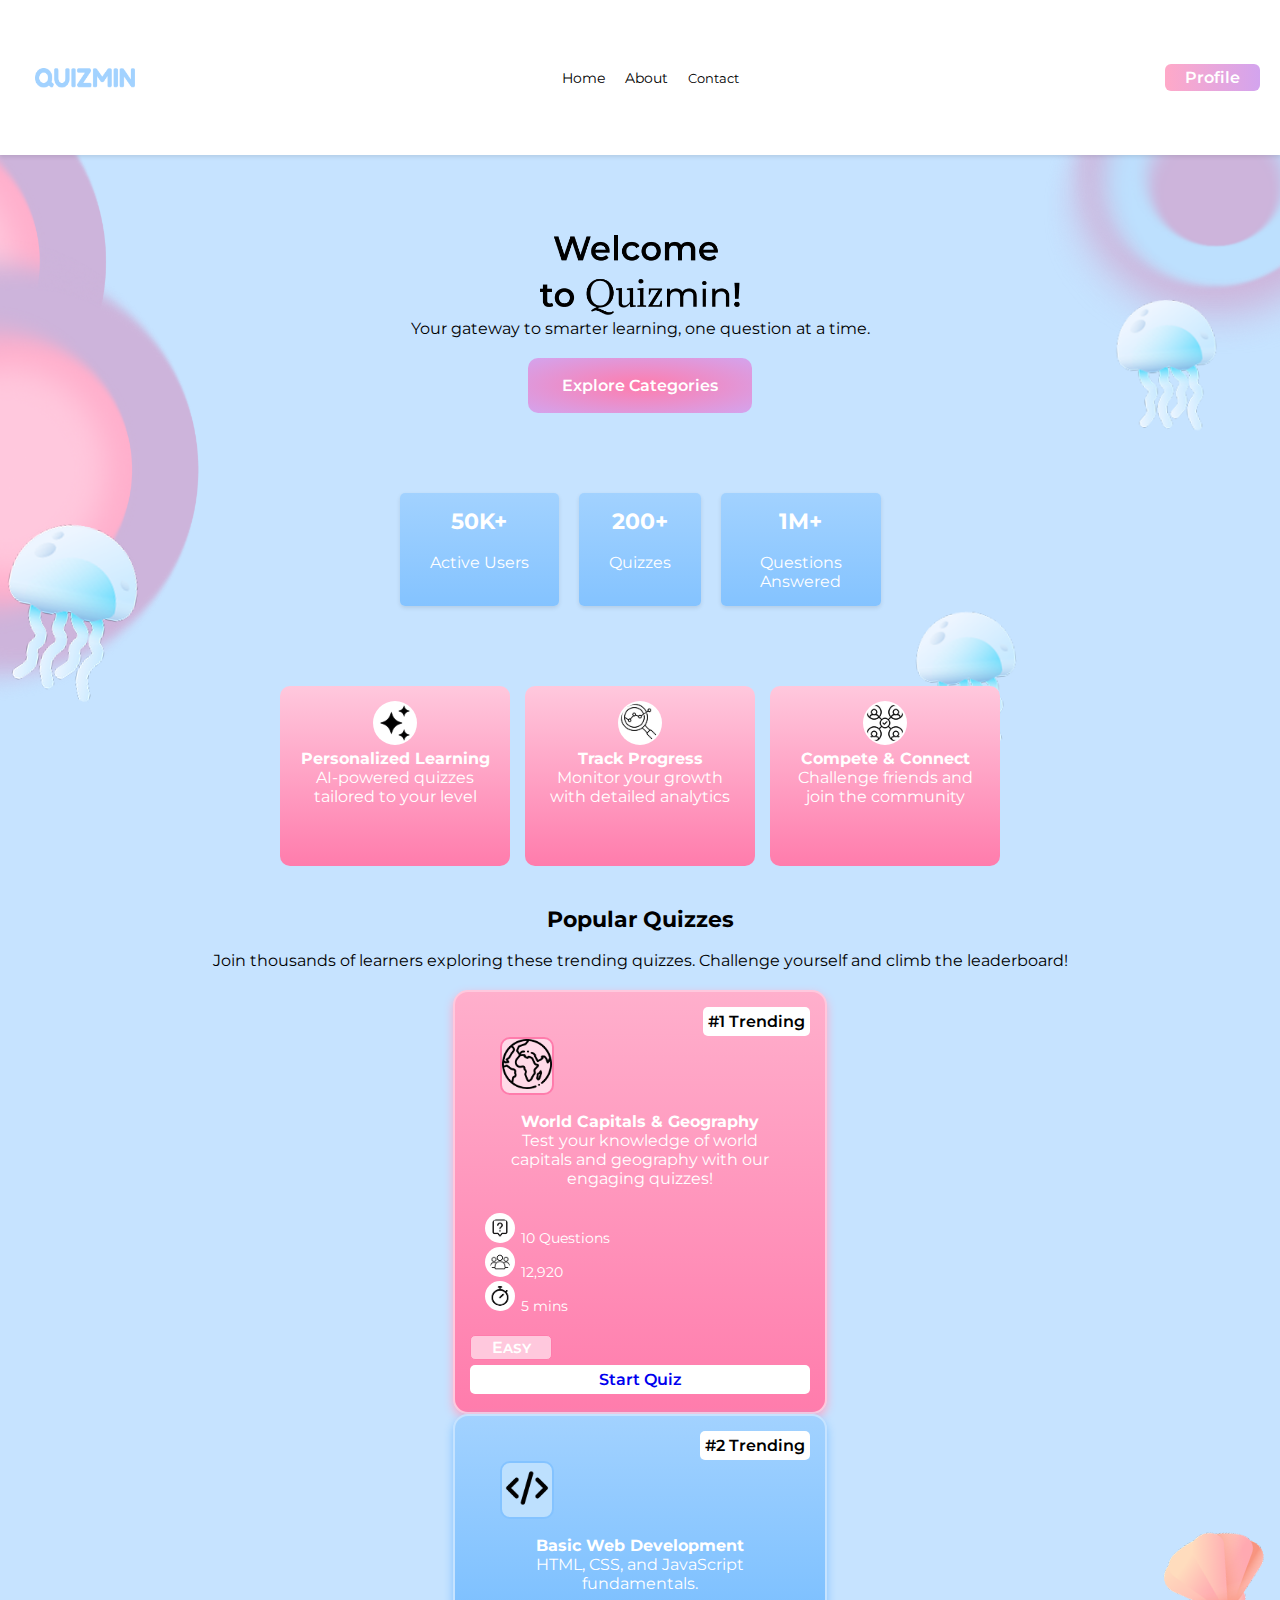
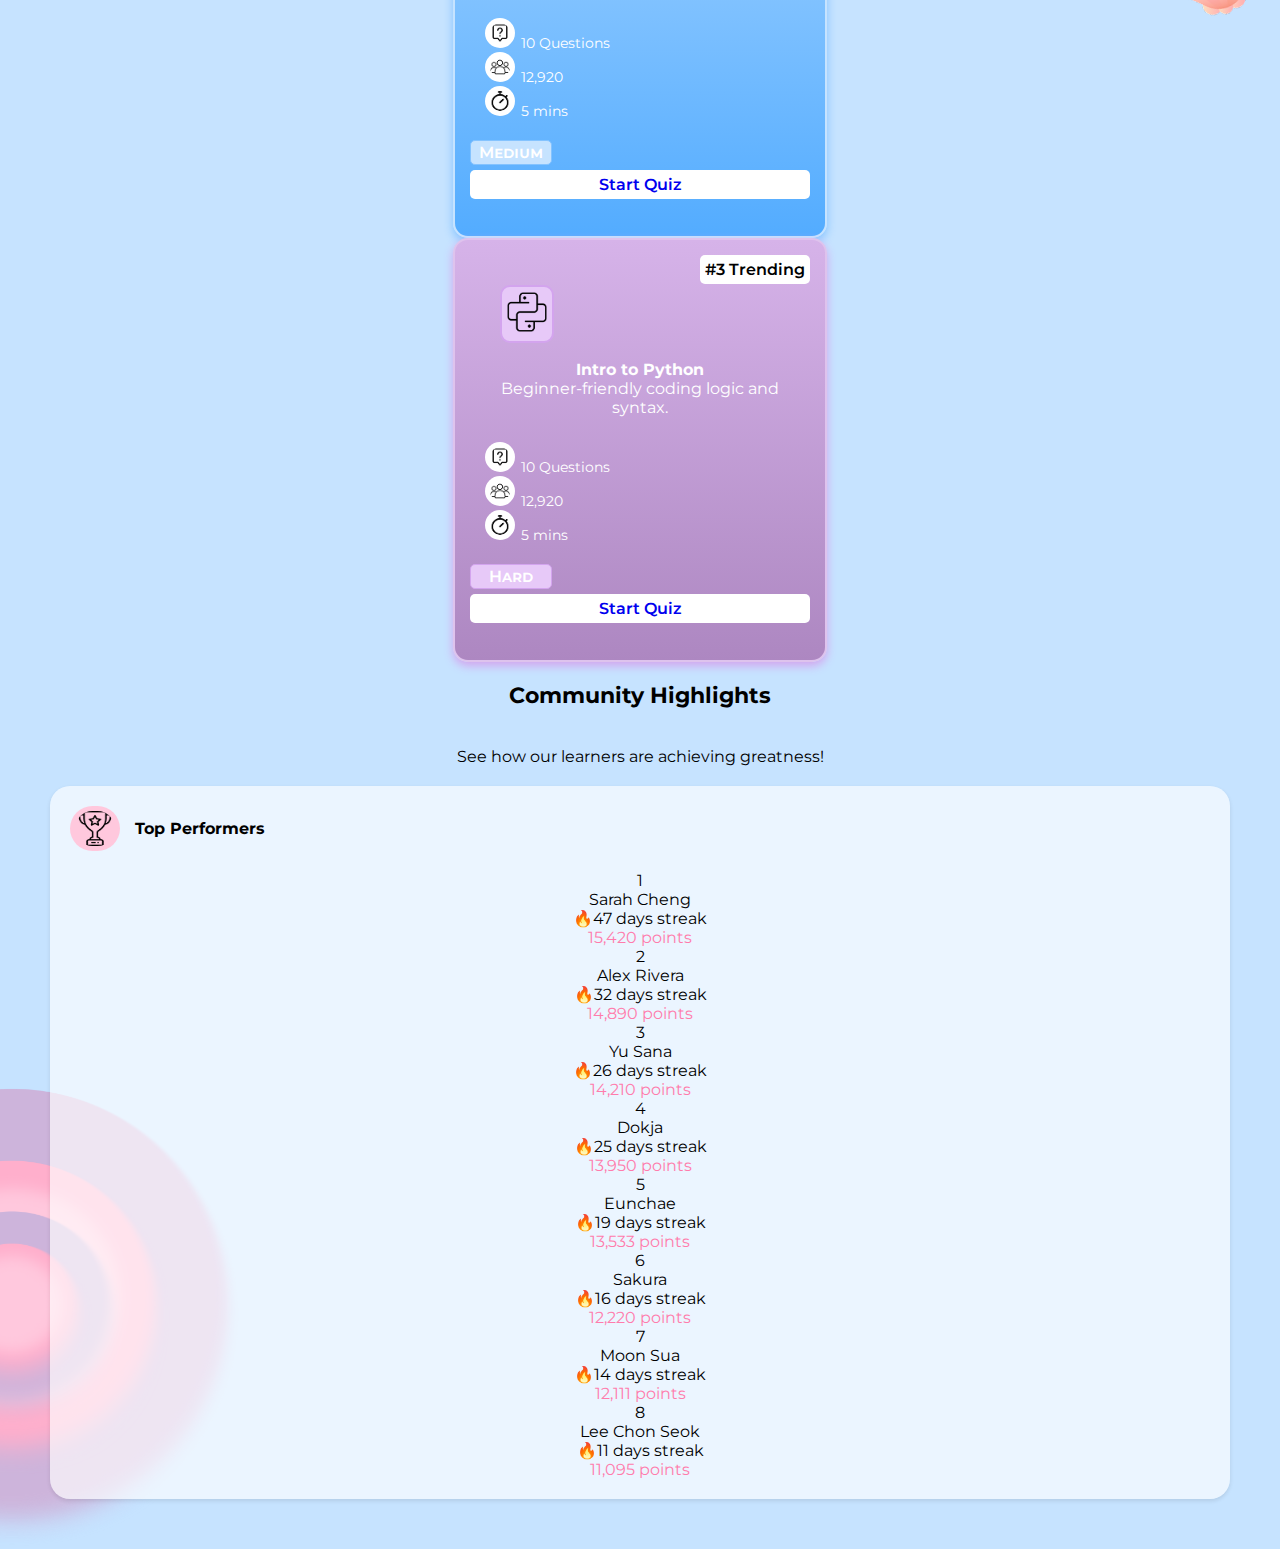
<file: quizmin/index.html>
<!DOCTYPE html>
<html lang="en">
<head>
    <meta charset="UTF-8">
    <meta name="viewport" content="width=device-width, initial-scale=1.0">
    <link rel="stylesheet" href="css/style.css">
    <link rel="preconnect" href="https://fonts.gstatic.com" crossorigin>
    <link href="https://fonts.googleapis.com/css2?family=Montserrat:wght@400;500;700&display=swap" rel="stylesheet">
    <title>Main</title>
</head>
<body>
    <header>
        <nav>
            <img src="images/logo.png" alt="Logo" class="logo">
            <ul class="nav-links">
                <li><a href="index.html">Home</a></li>
                <li><a href="about.html">About</a></li>
                <li><button>Contact</button></li>
            </ul>
                <a href="profile.html" class="profile-btn">Profile</a>
            
        </nav>
    </header>
    <main>
        
        <img src="images/welcome.png" alt="Welcome Image" class="welcome-image">
        <p>Your gateway to smarter learning, one question at a time.</p>
        <a href="catalog.html" class="explore_btn">Explore Categories</a>
        
        <div class="all-stats">
            <div class="stat">
                <h2>50K+</h2>
                <p>Active Users</p>
            </div>
            <div class="stat">
                <h2>200+</h2>
                <p>Quizzes</p>
            </div>
            <div class="stat"> 
                <h2>1M+</h2>
                <p>Questions Answered</p>
            </div>
        </div>
        <div class="all-adven">
            <div class="adven">
                <img src="images/personal_learn.png" alt="Personal Learning" class="adven_img">
                <h4>Personalized Learning</h4>
                <p>AI-powered quizzes tailored to your level</p>
            </div>
            <div class="adven">
                <img src="images/track_prog.png" alt="Track Progress" class="adven_img">
                <h4>Track Progress</h4>
                <p>Monitor your growth with detailed analytics</p>
            </div>
            <div class="adven">
                <img src="images/compete_con.png" alt="Compete & Connect" class="adven_img">
                <h4>Compete & Connect</h4>
                <p>Challenge friends and join the community</p>
            </div>
        </div>
        <h2>Popular Quizzes</h2>
            <p>Join thousands of learners exploring these trending quizzes. Challenge yourself and climb the leaderboard!</p>
        <div class="all-trending">
                <div>
                    <div class="trending1">
                        <div class="trending-num">
                            <p>#1 Trending </p>
                        </div>
                        <div class="img1">
                            <img src="images/trending1.png"  width="50">
                        </div>
                        <div class="trending-info">
                            <h4>World Capitals & Geography</h4>
                            <p>Test your knowledge of world capitals and geography with our engaging quizzes!</p>
                        </div>
                        <div class="all-info-amount">
                            <div>
                                <img src="images/question_amount.png" class="info-amount-img" alt="Questions">
                                <span>10 Questions</span>
                            </div>
                            <div>
                                <img src="images/people_amount.png" class="info-amount-img"    alt="Participants">
                                <span>12,920</span>
                            </div>
                            <div>
                                <img src="images/time_amount.png" class="info-amount-img"  alt="Time">
                                <span>5 mins</span>
                            </div>
                        </div>
                        <div>
                            <p class="Easy">Easy</p>
                        </div>
                        <div class="start-p">
                            <a href="quiz-description.html">Start Quiz</a>
                        </div>
                    </div>
                    <div class="trending2">
                        <div class="trending-num">
                            <p>#2 Trending </p>
                        </div>
                        <div class="img2">
                            <img src="images/trending2.png"  width="50">
                        </div>
                        <div class="trending-info">
                            <h4>Basic Web Development</h4>
                            <p>HTML, CSS, and JavaScript fundamentals.</p>
                        </div>
                        <div class="all-info-amount">
                            <div>
                                <img src="images/question_amount.png" class="info-amount-img" alt="Questions">
                                <span>10 Questions</span>
                            </div>
                            <div>
                                <img src="images/people_amount.png" class="info-amount-img" alt="Participants">
                                <span>12,920</span>
                            </div>
                            <div>
                                <img src="images/time_amount.png" class="info-amount-img" alt="Time">
                                <span>5 mins</span>
                            </div>
                        </div>
                        <div>
                            <p class="Medium">Medium</p>
                        </div>
                        <div class="start-p">
                            <a href="quizzes:description">Start Quiz</a>
                        </div>
                    </div>
                    <div class="trending3">
                        <div class="trending-num">
                            <p>#3 Trending </p>
                        </div>
                        <div class="img3">
                            <img src="images/trending3.png"  width="50">
                        </div>
                        <div class="trending-info">
                            <h4>Intro to Python</h4>
                            <p>Beginner-friendly coding logic and syntax.</p>
                        </div>
                        <div class="all-info-amount">
                            <div>
                                <img src="images/question_amount.png" class="info-amount-img" alt="Questions">
                                <span>10 Questions</span>
                            </div>
                            <div>
                                <img src="images/people_amount.png" class="info-amount-img" alt="Participants">
                                <span>12,920</span>
                            </div>
                            <div>
                                <img src="images/time_amount.png" class="info-amount-img" alt="Time">
                                <span>5 mins</span>
                            </div>
                        </div>
                        <div>
                            <p class="Hard">Hard</p>
                        </div>
                        <div class="start-p">
                            <a href="quiz-description.html">Start Quiz</a>
                        </div>
                    </div>
                </div>
        </div>
        <div class="performer-section">
            <h2>Community Highlights</h2>
            <p>See how our learners are achieving greatness!</p>
            <div class="performers-card">
                <div class="top-performer-header">
                    <img src="images/top_performer.png" class="top-performer-img" alt="Top Performer">
                    <h4>Top Performers</h4>
                </div>
                
                <div class="performer_class">
                    <p id="perform-num">1</p>
                    <p>Sarah Cheng<br> 🔥47 days streak</p>
                    <p id="points">15,420 points</p>
                </div>
                <div class="performer_class">
                    <p id="perform-num">2</p>
                    <p>Alex Rivera<br> 🔥32 days streak</p>
                    <p id="points">14,890 points</p>
                </div>
                <div class="performer_class">
                    <p id="perform-num">3</p>
                    <p>Yu Sana<br> 🔥26 days streak</p>
                    <p id="points">14,210 points</p>
                </div>
                <div class="performer_class">
                    <p id="perform-num">4</p>
                    <p>Dokja<br> 🔥25 days streak</p>
                    <p id="points">13,950 points</p>
                </div>
                <div class="performer_class">
                    <p id="perform-num">5</p>
                    <p>Eunchae<br> 🔥19 days streak</p>
                    <p id="points">13,533 points</p>
                </div>
                <div class="performer_class">
                    <p id="perform-num">6</p>
                    <p>Sakura<br> 🔥16 days streak</p>
                    <p id="points">12,220 points</p>
                </div>
                <div class="performer_class">
                    <p id="perform-num">7</p>
                    <p>Moon Sua<br> 🔥14 days streak</p>
                    <p id="points">12,111 points</p>
                </div>
                <div class="performer_class">
                    <p id="perform-num">8</p>
                    <p>Lee Chon Seok<br> 🔥11 days streak</p>
                    <p id="points">11,095 points</p>
                </div>
            </div>
        </div>
    </main>
</body>
</html>
</file>
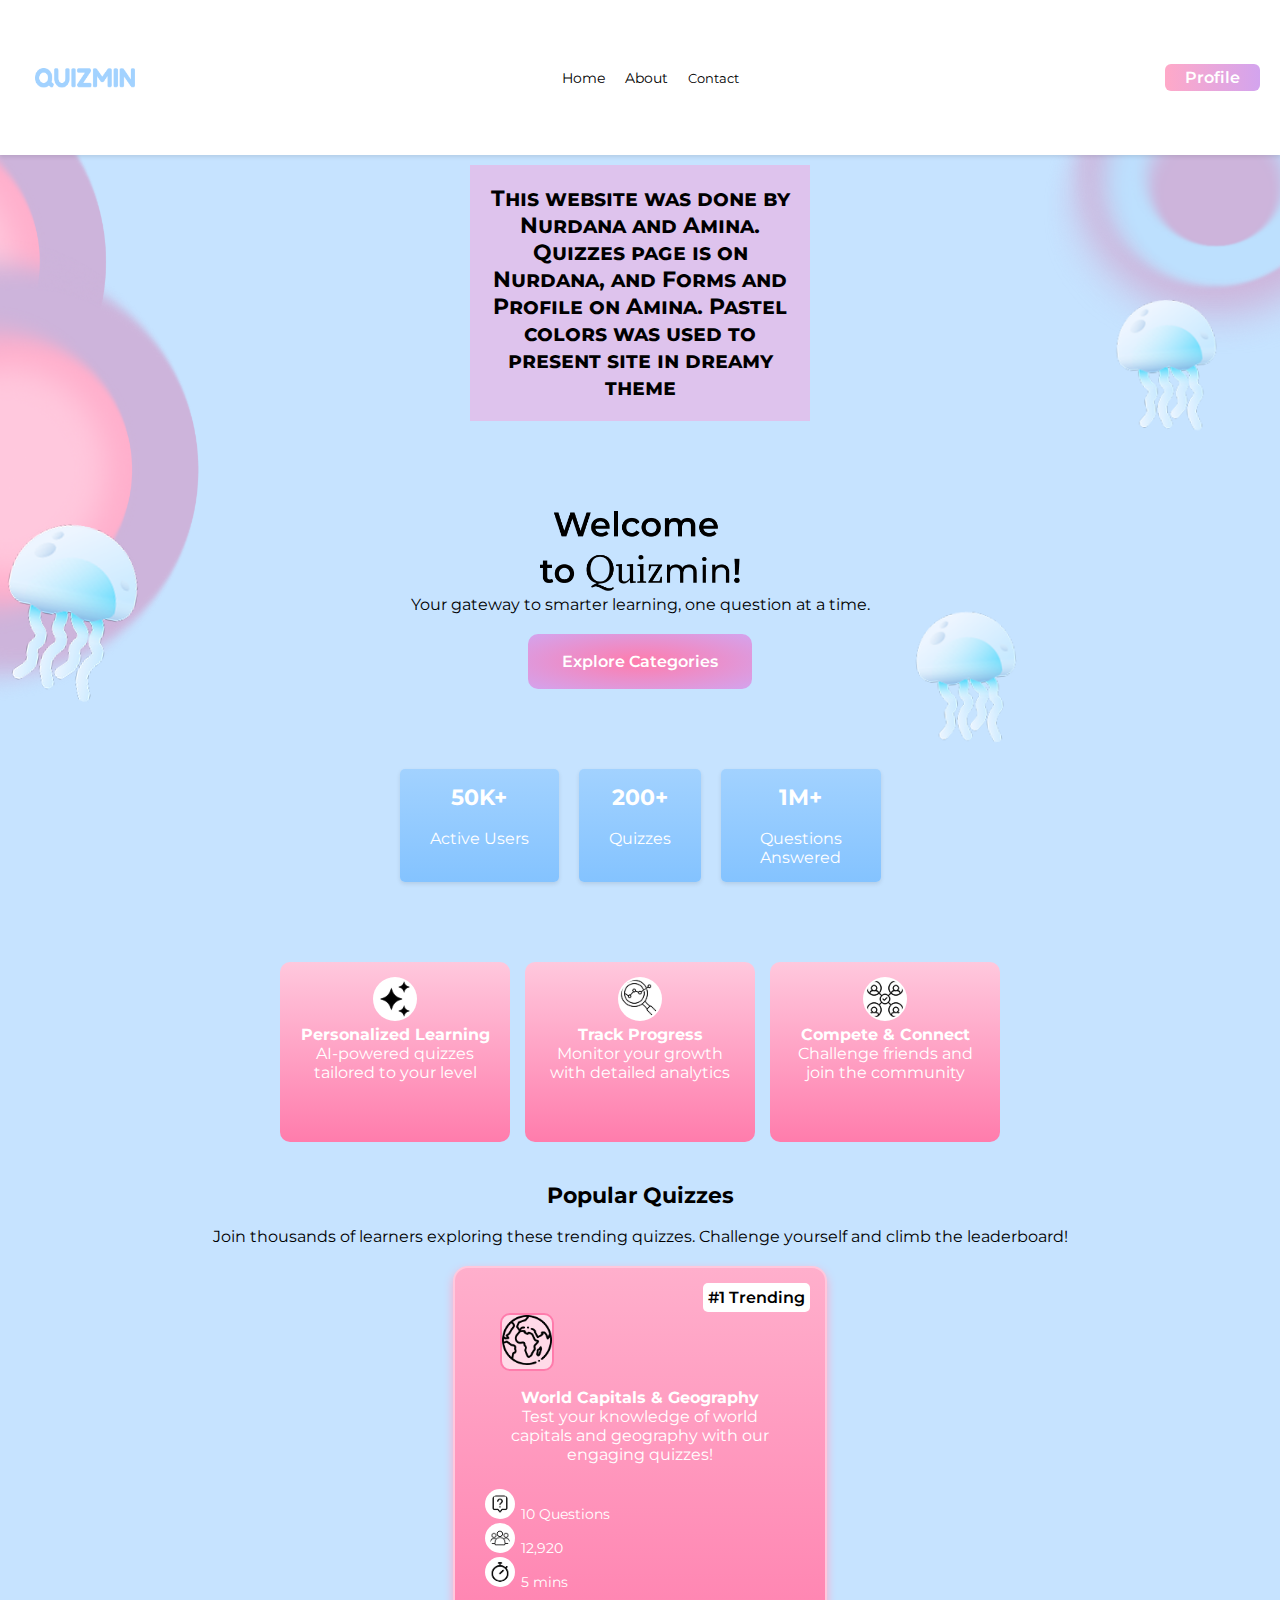
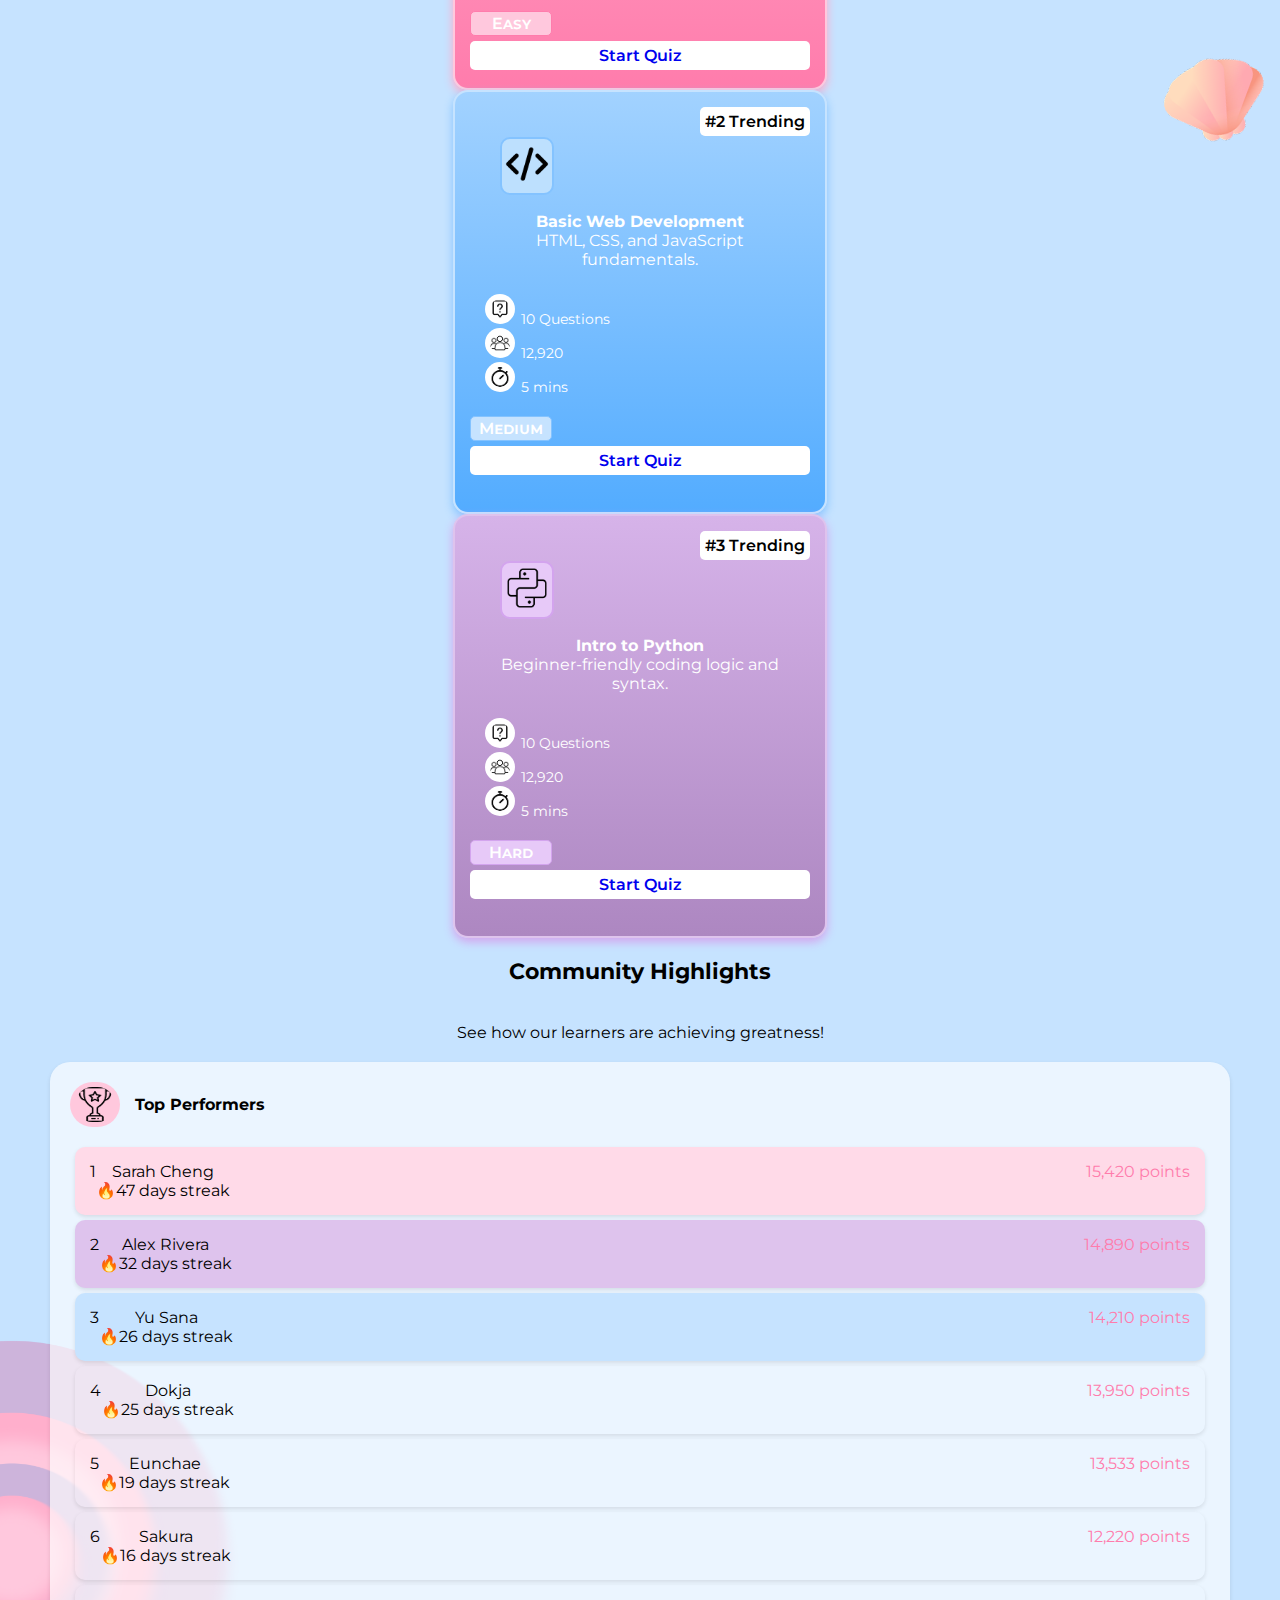
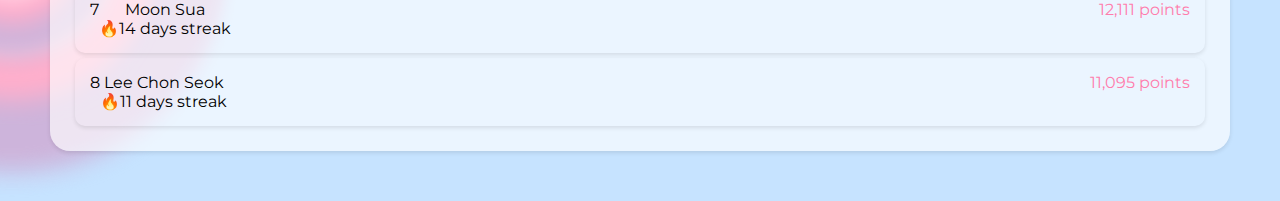
<file: quizmin/about.html>
<!DOCTYPE html>
<html lang="en">
<head>
    <meta charset="UTF-8">
    <meta name="viewport" content="width=device-width, initial-scale=1.0">
    <link rel="stylesheet" href="css/style.css">
    <link rel="preconnect" href="https://fonts.gstatic.com" crossorigin>
    <link href="https://fonts.googleapis.com/css2?family=Montserrat:wght@400;500;700&display=swap" rel="stylesheet">
    <title>Main</title>
</head>
<body>
    <header>
        <nav>
            <img src="images/logo.png" alt="Logo" class="logo">
            <ul class="nav-links">
                <li><a href="index.html">Home</a></li>
                <li><a href="about.html">About</a></li>
                <li><button>Contact</button></li>
            </ul>
                <a href="profile.html" class="profile-btn">Profile</a>
        </nav>
    </header>
    <main>

        <h2 id="about">This website was done by Nurdana and Amina. Quizzes page is on Nurdana, and Forms and Profile on Amina. Pastel colors was used to present site in dreamy theme</h2>
        
        <img src="images/welcome.png" alt="Welcome Image" class="welcome-image">
        <p>Your gateway to smarter learning, one question at a time.</p>
        <a href="catalog.html" class="explore_btn">Explore Categories</a>
        
        <div class="all-stats">
            <div class="stat">
                <h2>50K+</h2>
                <p>Active Users</p>
            </div>
            <div class="stat">
                <h2>200+</h2>
                <p>Quizzes</p>
            </div>
            <div class="stat"> 
                <h2>1M+</h2>
                <p>Questions Answered</p>
            </div>
        </div>
        <div class="all-adven">
            <div class="adven">
                <img src="images/personal_learn.png" alt="Personal Learning" class="adven_img">
                <h4>Personalized Learning</h4>
                <p>AI-powered quizzes tailored to your level</p>
            </div>
            <div class="adven">
                <img src="images/track_prog.png" alt="Track Progress" class="adven_img">
                <h4>Track Progress</h4>
                <p>Monitor your growth with detailed analytics</p>
            </div>
            <div class="adven">
                <img src="images/compete_con.png" alt="Compete & Connect" class="adven_img">
                <h4>Compete & Connect</h4>
                <p>Challenge friends and join the community</p>
            </div>
        </div>
        <h2>Popular Quizzes</h2>
            <p>Join thousands of learners exploring these trending quizzes. Challenge yourself and climb the leaderboard!</p>
        <div class="all-trending">
                <div>
                    <div class="trending1">
                        <div class="trending-num">
                            <p>#1 Trending </p>
                        </div>
                        <div class="img1">
                            <img src="images/trending1.png"  width="50">
                        </div>
                        <div class="trending-info">
                            <h4>World Capitals & Geography</h4>
                            <p>Test your knowledge of world capitals and geography with our engaging quizzes!</p>
                        </div>
                        <div class="all-info-amount">
                            <div>
                                <img src="images/question_amount.png" class="info-amount-img" alt="Questions">
                                <span>10 Questions</span>
                            </div>
                            <div>
                                <img src="images/people_amount.png" class="info-amount-img"    alt="Participants">
                                <span>12,920</span>
                            </div>
                            <div>
                                <img src="images/time_amount.png" class="info-amount-img"  alt="Time">
                                <span>5 mins</span>
                            </div>
                        </div>
                        <div>
                            <p class="Easy">Easy</p>
                        </div>
                        <div class="start-p">
                            <a href="quiz-description.html">Start Quiz</a>
                        </div>
                    </div>
                    <div class="trending2">
                        <div class="trending-num">
                            <p>#2 Trending </p>
                        </div>
                        <div class="img2">
                            <img src="images/trending2.png"  width="50">
                        </div>
                        <div class="trending-info">
                            <h4>Basic Web Development</h4>
                            <p>HTML, CSS, and JavaScript fundamentals.</p>
                        </div>
                        <div class="all-info-amount">
                            <div>
                                <img src="images/question_amount.png" class="info-amount-img" alt="Questions">
                                <span>10 Questions</span>
                            </div>
                            <div>
                                <img src="images/people_amount.png" class="info-amount-img" alt="Participants">
                                <span>12,920</span>
                            </div>
                            <div>
                                <img src="images/time_amount.png" class="info-amount-img" alt="Time">
                                <span>5 mins</span>
                            </div>
                        </div>
                        <div>
                            <p class="Medium">Medium</p>
                        </div>
                        <div class="start-p">
                            <a href="quizzes:description">Start Quiz</a>
                        </div>
                    </div>
                    <div class="trending3">
                        <div class="trending-num">
                            <p>#3 Trending </p>
                        </div>
                        <div class="img3">
                            <img src="images/trending3.png"  width="50">
                        </div>
                        <div class="trending-info">
                            <h4>Intro to Python</h4>
                            <p>Beginner-friendly coding logic and syntax.</p>
                        </div>
                        <div class="all-info-amount">
                            <div>
                                <img src="images/question_amount.png" class="info-amount-img" alt="Questions">
                                <span>10 Questions</span>
                            </div>
                            <div>
                                <img src="images/people_amount.png" class="info-amount-img" alt="Participants">
                                <span>12,920</span>
                            </div>
                            <div>
                                <img src="images/time_amount.png" class="info-amount-img" alt="Time">
                                <span>5 mins</span>
                            </div>
                        </div>
                        <div>
                            <p class="Hard">Hard</p>
                        </div>
                        <div class="start-p">
                            <a href="quiz-description.html">Start Quiz</a>
                        </div>
                    </div>
                </div>
        </div>
        <div class="performer-section">
            <h2>Community Highlights</h2>
            <p>See how our learners are achieving greatness!</p>
            <div class="performers-card">
                <div class="top-performer-header">
                    <img src="images/top_performer.png" class="top-performer-img" alt="Top Performer">
                    <h4>Top Performers</h4>
                </div>
                
                <div class="performer1">
                    <p id="perform-num">1</p>
                    <p>Sarah Cheng<br> 🔥47 days streak</p>
                    <p id="points">15,420 points</p>
                </div>
                <div class="performer2">
                    <p id="perform-num">2</p>
                    <p>Alex Rivera<br> 🔥32 days streak</p>
                    <p id="points">14,890 points</p>
                </div>
                <div class="performer3">
                    <p id="perform-num">3</p>
                    <p>Yu Sana<br> 🔥26 days streak</p>
                    <p id="points">14,210 points</p>
                </div>
                <div class="performer-all">
                    <p id="perform-num">4</p>
                    <p>Dokja<br> 🔥25 days streak</p>
                    <p id="points">13,950 points</p>
                </div>
                <div class="performer-all">
                    <p id="perform-num">5</p>
                    <p>Eunchae<br> 🔥19 days streak</p>
                    <p id="points">13,533 points</p>
                </div>
                <div class="performer-all">
                    <p id="perform-num">6</p>
                    <p>Sakura<br> 🔥16 days streak</p>
                    <p id="points">12,220 points</p>
                </div>
                <div class="performer-all">
                    <p id="perform-num">7</p>
                    <p>Moon Sua<br> 🔥14 days streak</p>
                    <p id="points">12,111 points</p>
                </div>
                <div class="performer-all">
                    <p id="perform-num">8</p>
                    <p>Lee Chon Seok<br> 🔥11 days streak</p>
                    <p id="points">11,095 points</p>
                </div>
            </div>
        </div>
    </main>
</body>
</html>
</file>
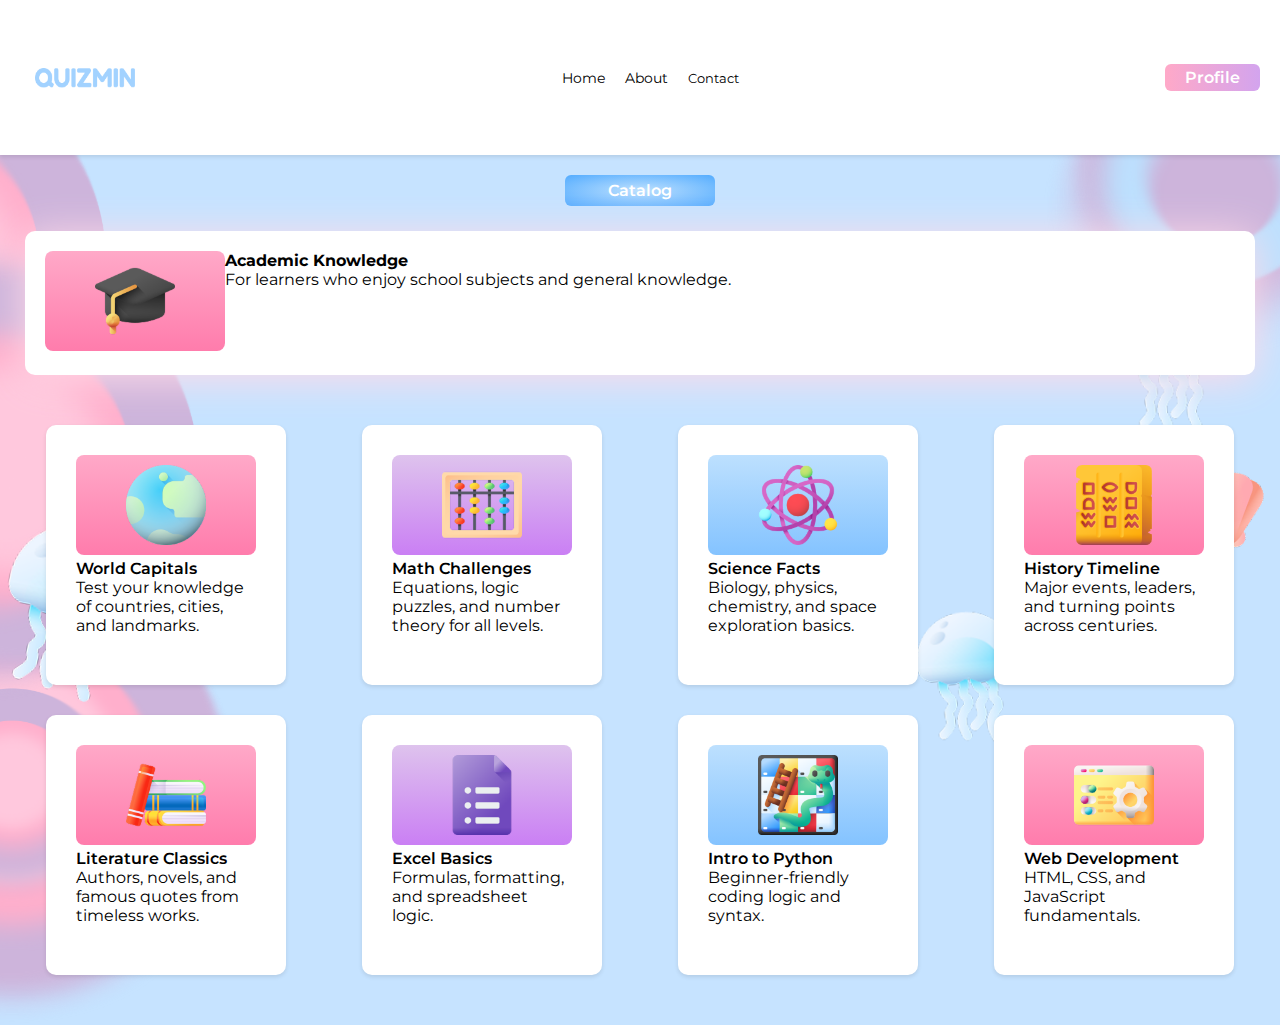
<file: quizmin/academic-knowledge.html>
<!DOCTYPE html>
<html lang="en">
<head>
    <meta charset="UTF-8">
    <meta name="viewport" content="width=device-width, initial-scale=1.0">
    <link rel="stylesheet" href="css/style.css">
    <link rel="preconnect" href="https://fonts.gstatic.com" crossorigin>
    <link href="https://fonts.googleapis.com/css2?family=Montserrat:wght@400;500;700&display=swap" rel="stylesheet">
    <title>Academic Knowledge</title>
</head>
    <body>
        <header>
        <nav>
            <img src="images/logo.png" alt="Logo" class="logo">
            <ul class="nav-links">
                <li><a href="index.html">Home</a></li>
                <li><a href="about.html">About</a></li>
                <li><button>Contact</button></li>
            </ul>
                <a href="profile.html" class="profile-btn">Profile</a>
            
        </nav>
        </header>
        <main>
            <a class="catalog-btn" href="catalog.html">Catalog</a>
        
            <div class="catalog-topic">
                <div>
                    <img src="images/academic-knowledge.png" alt="academic knowledge" id="catalog-image-academic">
                </div>
                <div class="topic-info">
                    <h4>Academic Knowledge</h4>
                    <p>For learners who enjoy school subjects and general knowledge.</p>
                </div>
            </div>
        
            <div class="catalog-container">
                <div class="catalog-item">
                    <img src="images/geography-travel.png" id="catalog-image-capitals">
                    <a href="quiz-description.html">World Capitals</a>
                    <p>Test your knowledge of countries, cities, and landmarks.</p>
                </div>
                <div class="catalog-item">
                    <img src="images/math.png" id="catalog-image-math">
                    <a href="quiz-description.html">Math Challenges</a>
                    <p>Equations, logic puzzles, and number theory for all levels.</p>
                </div>
                <div class="catalog-item">
                    <img src="images/sci.png" id="catalog-image-science">
                    <a href="quiz-description.html">Science Facts</a>
                    <p>Biology, physics, chemistry, and space exploration basics.</p>
                </div>
                <div class="catalog-item">
                    <img src="images/history.png" id="catalog-image-history">
                    <a href="quiz-description.html">History Timeline</a>
                    <p>Major events, leaders, and turning points across centuries.</p>
                </div>
                <div class="catalog-item">
                    <img src="images/liter.png" id="catalog-image-liter">
                    <a href="quiz-description.html">Literature Classics</a>
                    <p>Authors, novels, and famous quotes from timeless works.</p>
                </div>
                <div class="catalog-item">
                    <img src="images/excel.png" id="catalog-image-excel">
                    <a href="quiz-description.html">Excel Basics</a>
                    <p>Formulas, formatting, and spreadsheet logic.</p>
                </div>
                <div class="catalog-item">
                    <img src="images/python.png" id="catalog-image-python">
                    <a href="quiz-description.html">Intro to Python</a>
                    <p>Beginner-friendly coding logic and syntax.</p>
                </div>
                <div class="catalog-item">
                    <img src="images/web.png" id="catalog-image-web">
                    <a href="quiz-description.html">Web Development</a>
                    <p>HTML, CSS, and JavaScript fundamentals.</p>
                </div>
            </div>
        </main>
    </body>
</html>
</file>
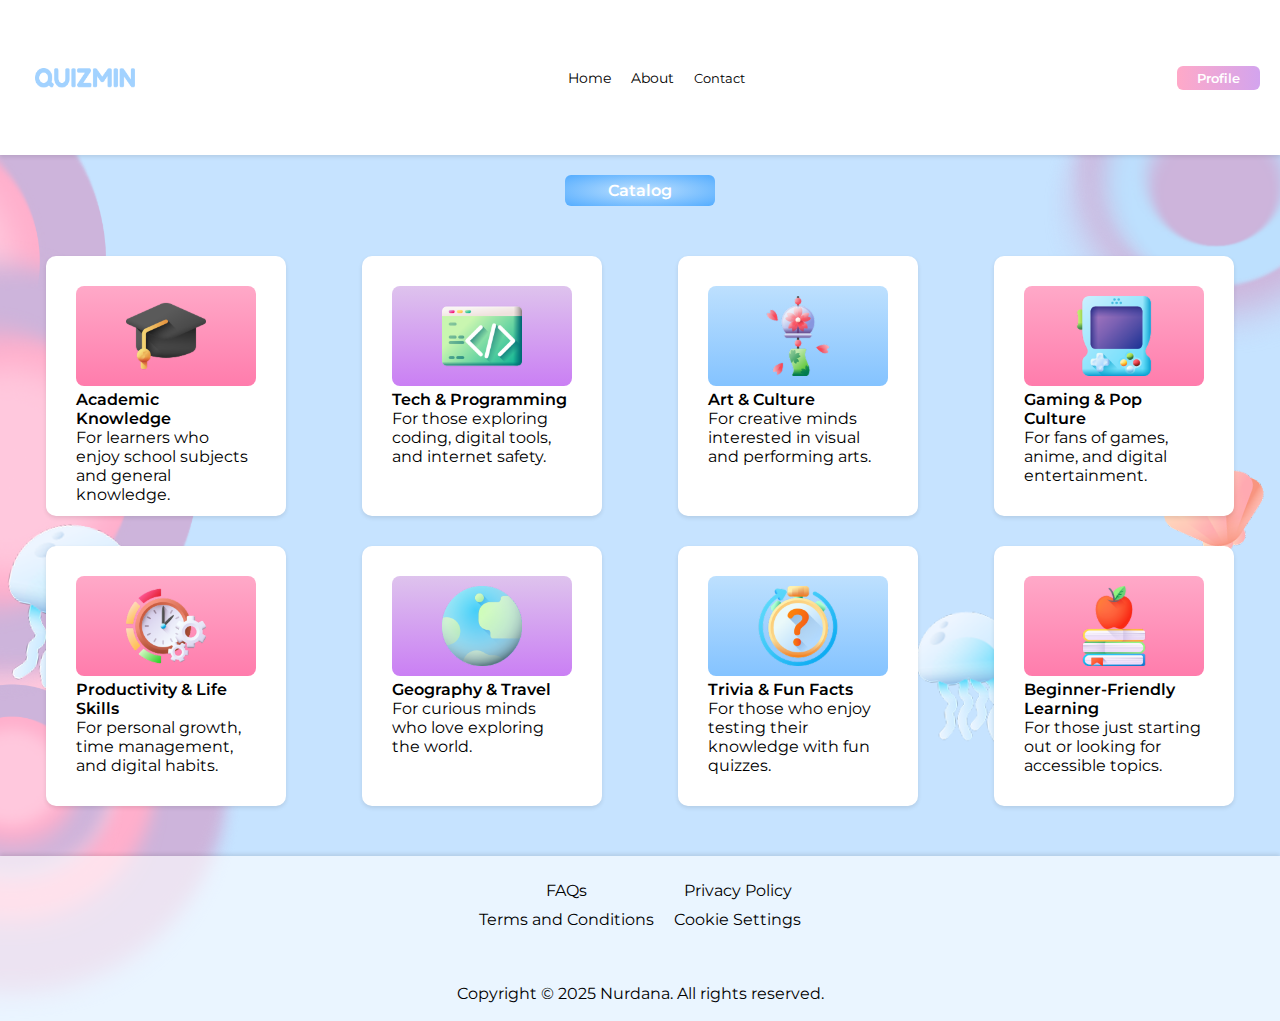
<file: quizmin/catalog.html>
<!DOCTYPE html>
<html lang="en">
<head>
    <meta charset="UTF-8">
    <meta name="viewport" content="width=device-width, initial-scale=1.0">
    <link rel="stylesheet" href="css/style.css">
    <link rel="preconnect" href="https://fonts.gstatic.com" crossorigin>
    <link href="https://fonts.googleapis.com/css2?family=Montserrat:wght@400;500;700&display=swap" rel="stylesheet">
    <title>Catalog</title>
</head>
<body>
    <header>
        <nav>
            <img src="images/logo.png" alt="Logo" class="logo">
            <ul class="nav-links">
                <li><a href="index.html">Home</a></li>
                <li><a href="about.html">About</a></li>
                <li><button>Contact</button></li>
            </ul>
            <button class="profile-btn">Profile</button>
        </nav>
    </header>

    <main>
        <a class="catalog-btn" href="catalog.html">Catalog</a>
        <div class="catalog-container">
        <div class="catalog-item">
            <img src="images/academic-knowledge.png" alt="Academic Knowledge" id="catalog-image-academic">
            <a href="academic-knowledge.html">Academic Knowledge</a>
            <p>For learners who enjoy school subjects and general knowledge.</p>
        </div>
        <div class="catalog-item">
            <img src="images/tech-programming.png" alt="Tech & Programming" id="catalog-image-tech">
            <a href="tech-programming.html">Tech & Programming</a>
            <p>For those exploring coding, digital tools, and internet safety.</p>
        </div>
        <div class="catalog-item">
            <img src="images/art-culture.png" alt="Art & Culture" id="catalog-image-art">
            <a href="art-culture.html">Art & Culture</a>
            <p>For creative minds interested in visual and performing arts.</p>
        </div>
        <div class="catalog-item">
            <img src="images/gaming-pop.png" alt="Gaming & Pop Culture" id="catalog-image-gaming">
            <a href="gaming-pop.html">Gaming & Pop Culture</a>
            <p>For fans of games, anime, and digital entertainment.</p>
        </div>
        <div class="catalog-item">
            <img src="images/productivity-life.png" alt="Productivity & Life Skills" id="catalog-image-productivity">
            <a href="productivity-life.html">Productivity & Life Skills</a>
            <p>For personal growth, time management, and digital habits.</p>
        </div>
        <div class="catalog-item">
            <img src="images/geography-travel.png" alt="Geography & Travel" id="catalog-image-geography">
            <a href="geography-travel.html">Geography & Travel</a>
            <p>For curious minds who love exploring the world.</p>
        </div>
        <div class="catalog-item">
            <img src="images/trivia.png" alt="Trivia & Fun Facts" id="catalog-image-trivia">
            <a href="trivia.html">Trivia & Fun Facts</a>
            <p>For those who enjoy testing their knowledge with fun quizzes.</p>
        </div>
        <div class="catalog-item">
            <img src="images/beginner-friendly-learning.png" alt="Beginner-Friendly Learning" id="catalog-image-beginner">
            <a href="beginner-friendly-learning.html">Beginner-Friendly Learning</a>
            <p>For those just starting out or looking for accessible topics.</p>
        </div>
        </div>
    </main>
    <footer>
        <div class="footer-links">
            <a href="faqs.html">FAQs</a>
            <a href="privacy.html">Privacy Policy</a>
            <a href="terms.html">Terms and Conditions</a>
            <a href="cookies.html">Cookie Settings</a>
        </div>
        <p>Copyright &copy; 2025 Nurdana. All rights reserved.</p>
    </footer>
</body>
</html>
</file>
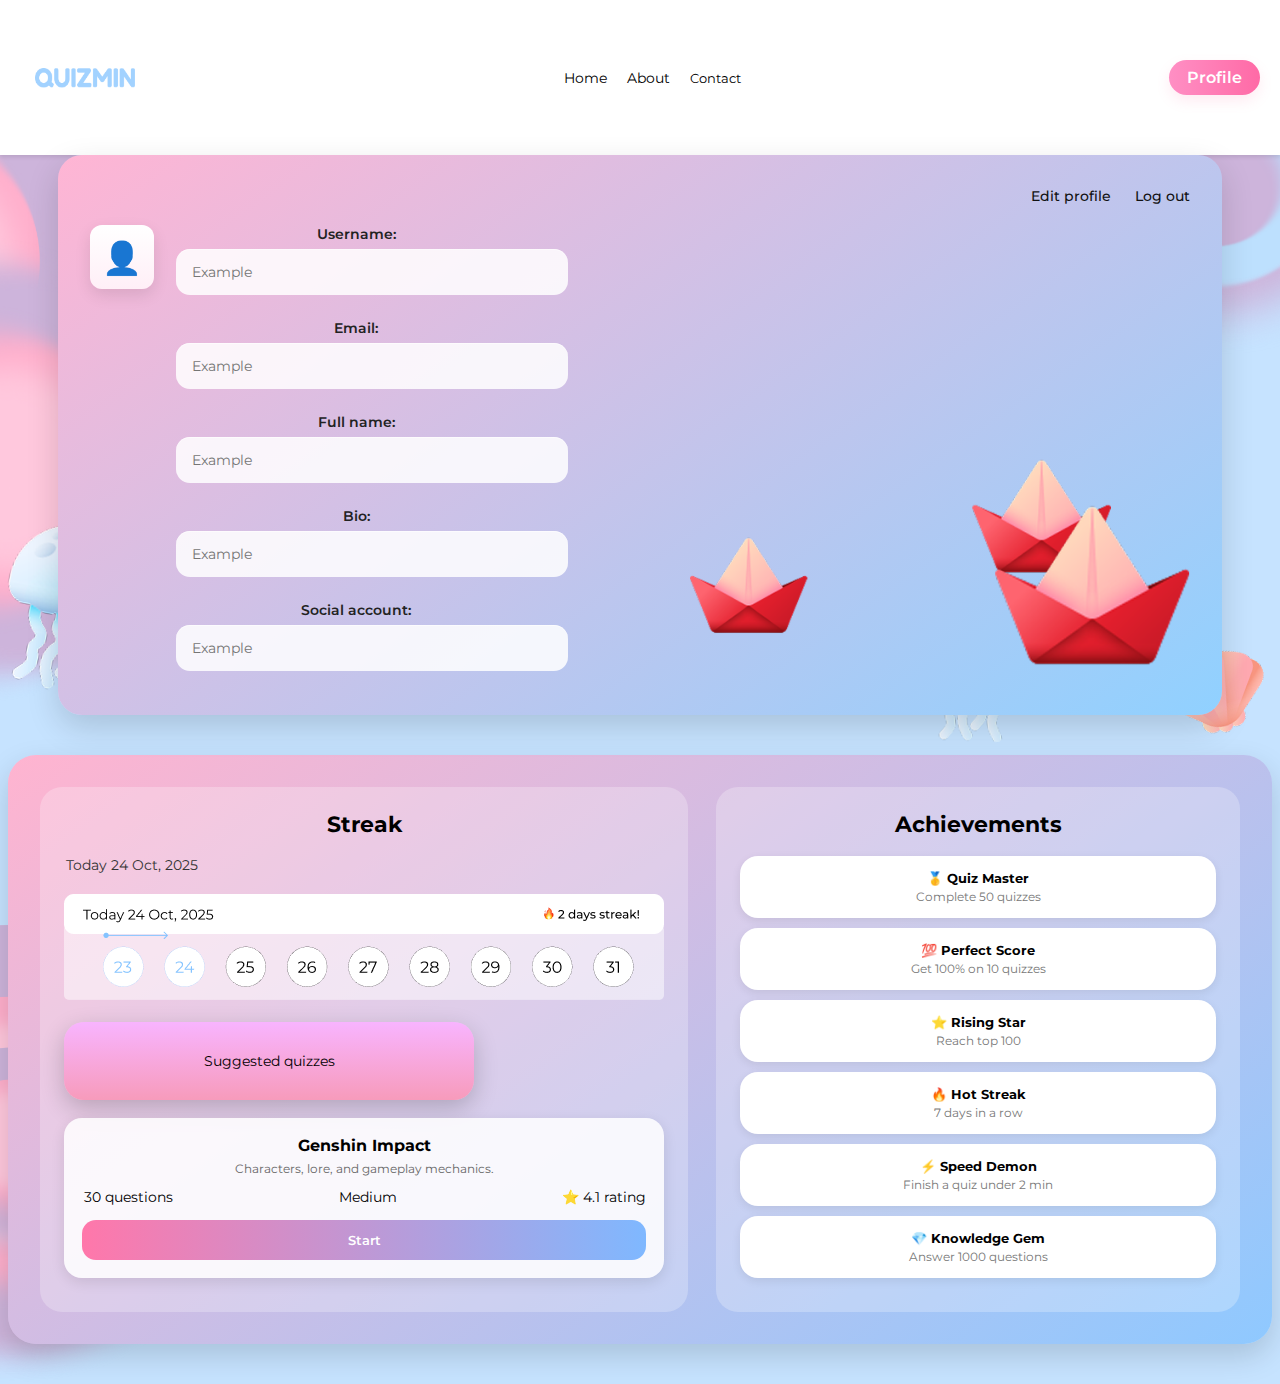
<file: quizmin/profile.html>
<!DOCTYPE html>
<html lang="en">

<head>
  <meta charset="utf-8" />
  <meta name="viewport" content="width=device-width,initial-scale=1" />
  <title>QuizMini — Profile</title>
  <link rel="stylesheet" href="css/style.css">
  <link rel="preconnect" href="https://fonts.gstatic.com" crossorigin>
  <link href="https://fonts.googleapis.com/css2?family=Montserrat:wght@400;500;700&display=swap" rel="stylesheet">
</head>
<style>


  .menu a {
    margin: 0 16px;
    text-decoration: none;
    color: #374151;
    font-weight: 500;
  }

  .profile-btn {
    background: linear-gradient(90deg, #ff8fc4, #ff6aa6);
    color: white;
    border: none;
    padding: 8px 18px;
    border-radius: 20px;
    cursor: pointer;
    box-shadow: 0 6px 14px rgba(255, 110, 160, 0.14);
  }

  .profile-container {
    width: 100%;
    max-width: 1100px;
    margin: 0px auto;
    padding: 32px;
    border-radius: 24px;
    background: linear-gradient(145deg, #ffb5d4, #90d1ff);
    box-shadow: 0 12px 32px rgba(0, 0, 0, 0.15);
    position: relative;
  }

  /* top right links */

  .profile-top {
    display: flex;
    justify-content: flex-end;
    gap: 24px;
    margin-bottom: 20px;
  }

  .link {
    color: #111;
    font-size: 14px;
    text-decoration: none;
    font-weight: 500;
  }

  /* main row */

  
</style>

<body>
    <header>
        <nav>
            <img src="images/logo.png" alt="Logo" class="logo">
            <ul class="nav-links">
                <li><a href="index.html">Home</a></li>
                <li><a href="about.html">About</a></li>
                <li><button>Contact</button></li>
            </ul>
                <a href="profile.html" class="profile-btn">Profile</a>
            
        </nav>
    </header>

    <div class="profile-container">
      <div class="profile-top">
        <a href="#" class="link">Edit profile</a>
        <a href="signup.html" class="link">Log out</a>
      </div>

      <div class="profile-main">

        <div class="profile-left">
          <div class="avatar">👤</div>

          <div class="fields">
            <label>Username:</label>
            <input type="text" placeholder="Example">

            <label>Email:</label>
            <input type="email" placeholder="Example">

            <label>Full name:</label>
            <input type="text" placeholder="Example">

            <label>Bio:</label>
            <input type="text" placeholder="Example">

            <label>Social account:</label>
            <input type="url" placeholder="Example">
          </div>
        </div>

        <div class="boats">
          <img src="images/boats.png" class="boat large">
        </div>
      </div>
    </div>



    <!-- STATS + ACHIEVEMENTS -->
    <div class="stats-container">

      <!-- LEFT (Streak) -->
      <div class="streak">

        <h2>Streak</h2>

        <div class="date-bar">
          <span>Today 24 Oct, 2025</span>
        </div>


        <img src="images/Group 5.png" class="calendar">




        <div class="card">
          Suggested quizzes
        </div>

        <div class="quiz-card">
          <strong>Genshin Impact</strong>
          <p class="muted">Characters, lore, and gameplay mechanics.</p>

          <div class="meta">
            <span>30 questions</span>
            <span>Medium</span>
            <span>⭐ 4.1 rating</span>
          </div>

          <button class="start-btn">Start</button>
        </div>

      </div>


      <!-- RIGHT (Achievements) -->
      <div class="achievements">

        <h2>Achievements</h2>

        <div class="ach">
          <strong>🥇 Quiz Master</strong>
          <p>Complete 50 quizzes</p>
        </div>

        <div class="ach">
          <strong>💯 Perfect Score</strong>
          <p>Get 100% on 10 quizzes</p>
        </div>

        <div class="ach">
          <strong>⭐ Rising Star</strong>
          <p>Reach top 100</p>
        </div>

        <div class="ach">
          <strong>🔥 Hot Streak</strong>
          <p>7 days in a row</p>
        </div>

        <div class="ach">
          <strong>⚡ Speed Demon</strong>
          <p>Finish a quiz under 2 min</p>
        </div>

        <div class="ach">
          <strong>💎 Knowledge Gem</strong>
          <p>Answer 1000 questions</p>
        </div>

      </div>

    </div>
  </div>
</body>

</html>
</file>
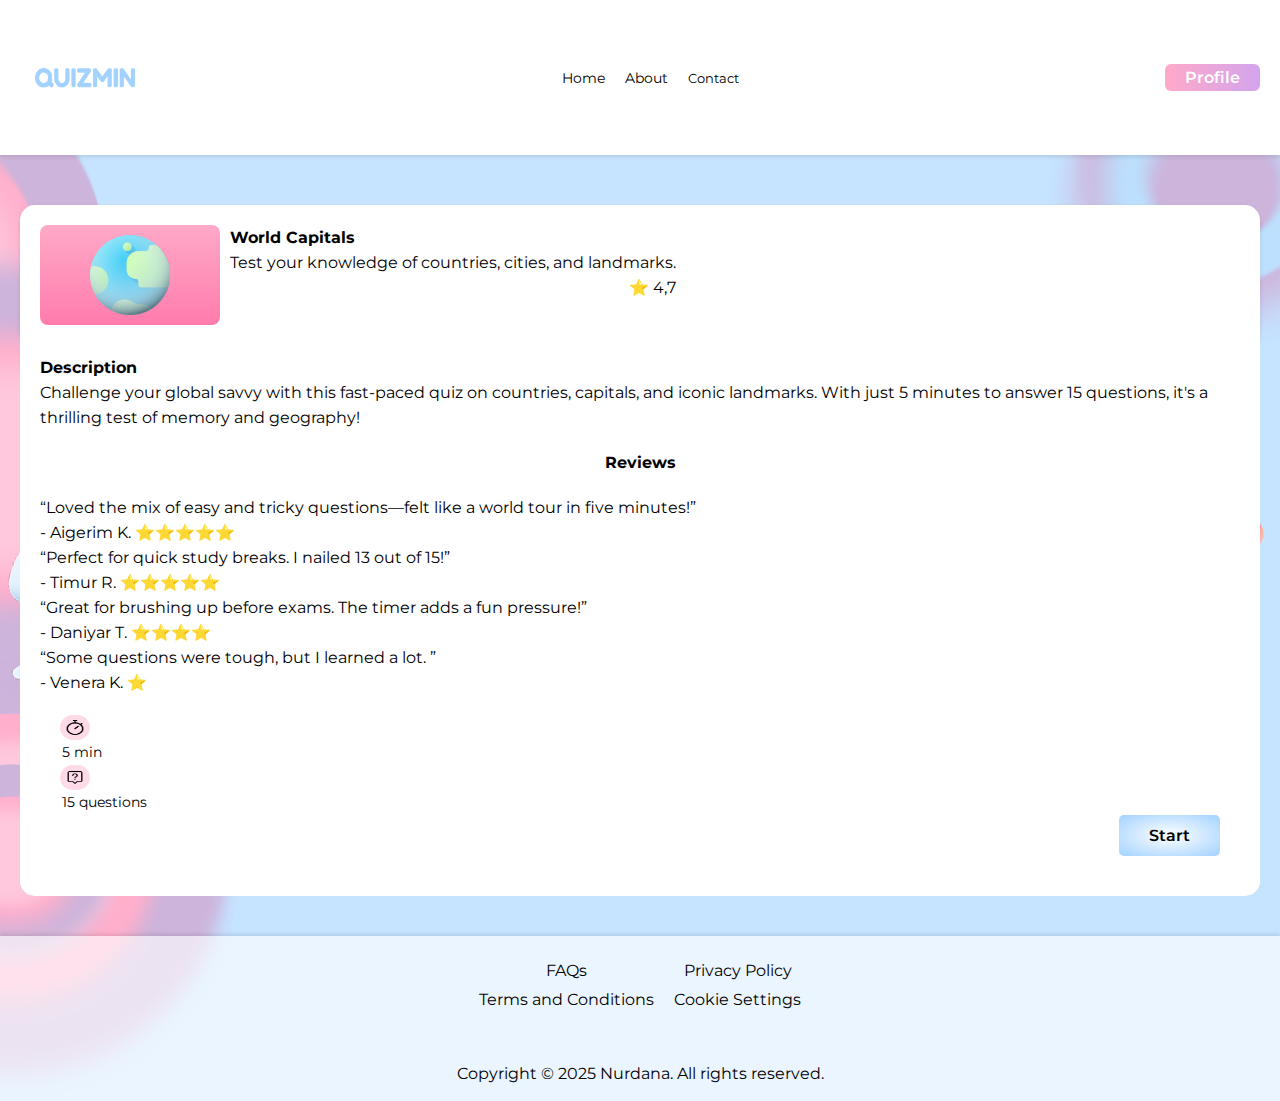
<file: quizmin/quiz-description.html>
<!DOCTYPE html>
<html lang="en">
<head>
    <meta charset="UTF-8">
    <meta name="viewport" content="width=device-width, initial-scale=1.0">
    <link rel="stylesheet" href="css/style.css">
    <link rel="preconnect" href="https://fonts.gstatic.com" crossorigin>
    <link href="https://fonts.googleapis.com/css2?family=Montserrat:wght@400;500;700&display=swap" rel="stylesheet">
    <title>Catalog</title>
</head>
<body>
    <header>
        <nav>
            <img src="images/logo.png" alt="Logo" class="logo">
            <ul class="nav-links">
                <li><a href="index.html">Home</a></li>
                <li><a href="about.html">About</a></li>
                <li><button>Contact</button></li>
            </ul>
                <a href="profile.html" class="profile-btn">Profile</a>
            
        </nav>
    </header>
    <main>
        <div class="description-topic">
                <img src="images/geography-travel.png" id="catalog-image-capitals" >
                <div class="description-info">
                    <h4>World Capitals</h4>
                    <p>Test your knowledge of countries, cities, and landmarks.</p>
                    <p class="quiz-rating">⭐ 4,7</p>
                </div>
        </div>
        
        <div class="all-description">
                <div class="description">
                    <h4>Description</h4>
                    <p>Challenge your global savvy with this fast-paced quiz on countries, capitals, and iconic landmarks. With just 5 minutes to answer 15 questions, it's a thrilling test of memory and geography!</p>
                </div>
                <div class="reviews">
                    <h4>Reviews</h4>
                    <div class="reviews-p">
                    <p>“Loved the mix of easy and tricky questions—felt like a world tour in five minutes!”<br> - Aigerim K. ⭐⭐⭐⭐⭐</p>
                    <p>“Perfect for quick study breaks. I nailed 13 out of 15!”<br> - Timur R. ⭐⭐⭐⭐⭐</p>
                    <p>“Great for brushing up before exams. The timer adds a fun pressure!”<br> - Daniyar T. ⭐⭐⭐⭐</p>
                    <p> “Some questions were tough, but I learned a lot. ”<br> - Venera K. ⭐</p>

                </div>
        </div>
    
        <div class="all-info-amount">
            <img src="images/time_amount.png" class="info-amount-img-quiz"  alt="Time">
            <span>5 min</span>
            <img src="images/question_amount.png" class="info-amount-img-quiz" alt="Questions">
            <span>15 questions</span>
            <a href="worldCap.html" class="start-button">Start</a>
        </div>
    </main>

    <footer>
        <div class="footer-links">
            <a href="faqs.html">FAQs</a>
            <a href="privacy.html">Privacy Policy</a>
            <a href="terms.html">Terms and Conditions</a>
            <a href="cookies.html">Cookie Settings</a>
        </div>
        <p>Copyright &copy; 2025 Nurdana. All rights reserved.</p>
    </footer>
</body>
</html>
</file>
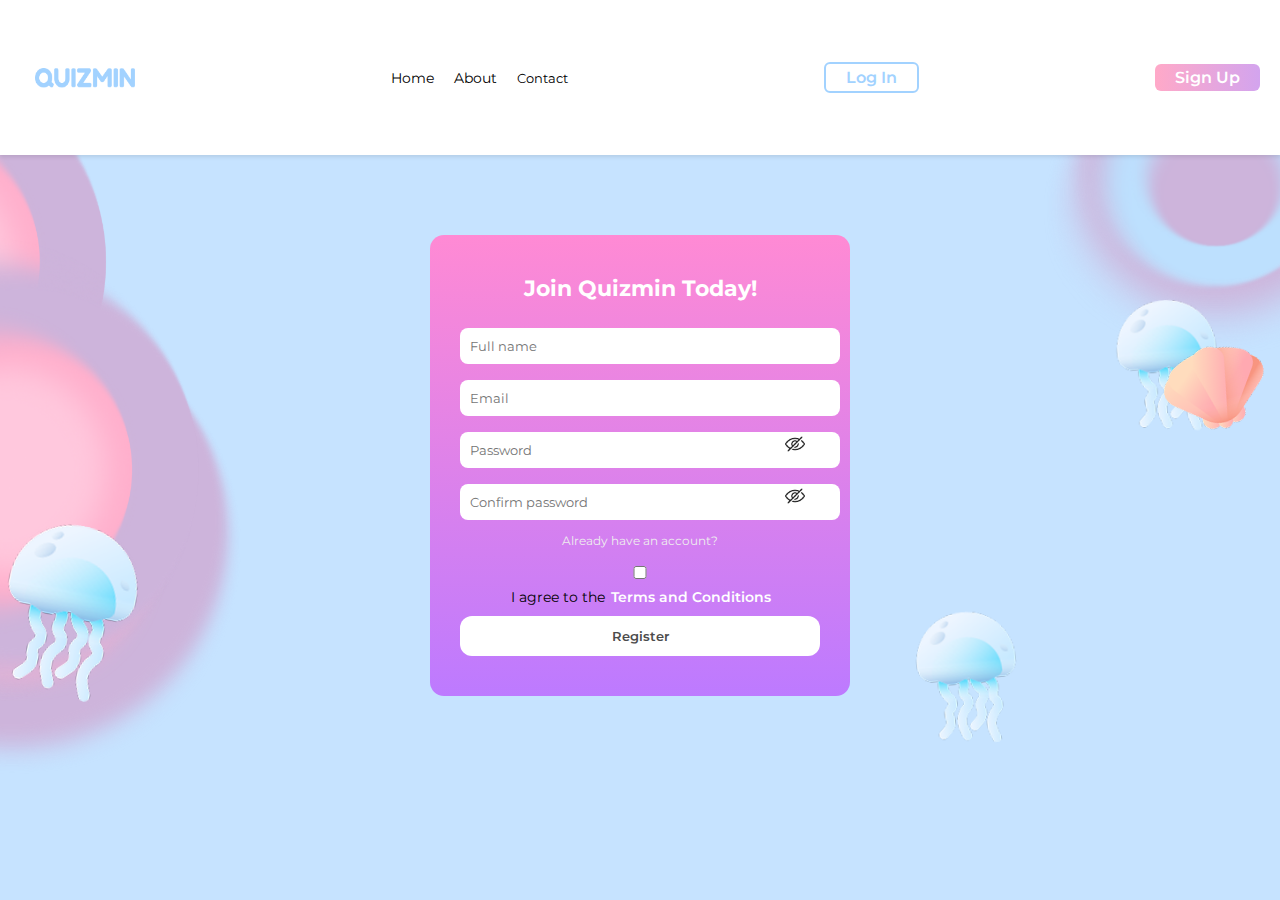
<file: quizmin/signup.html>
<!DOCTYPE html>
<html lang="en">
<head>
<meta charset="UTF-8">
<meta name="viewport" content="width=device-width, initial-scale=1.0">
<title>Quizmin — Sign Up</title>
<link rel="stylesheet" href="css/style.css">
    <link rel="preconnect" href="https://fonts.gstatic.com" crossorigin>
    <link href="https://fonts.googleapis.com/css2?family=Montserrat:wght@400;500;700&display=swap" rel="stylesheet">
</head>

<body>
  <header>
        <nav>
            <img src="images/logo.png" alt="Logo" class="logo">
            <ul class="nav-links">
                <li><a href="index.html">Home</a></li>
                <li><a href="about.html">About</a></li>
                <li><button>Contact</button></li>
            </ul>
            <a href="login.html" class="login-btn">Log In</a>
            <a href="signup.html" class="signup-btn">Sign Up</a>
        </nav>
    </header>

<div class="form-box">
    <h2>Join Quizmin Today!</h2>

    <input type="text" placeholder="Full name">
    <input type="email" placeholder="Email">
    <div class="password-wrapper">
      <input type="password" placeholder="Password">
      <span class="eye">  <img src="images/eye.png" alt="eye_icon" width="20" id="continueicon"> </span>
     </div>
    <div class="password-wrapper">
     <input type="password" placeholder="Confirm password">
     <span class="eye">  <img src="images/eye.png" alt="eye_icon" width="20" id="continueicon"> </span>
    </div>

    <div class="small-text">Already have an account?</div>

<div class="checkbox-area">
    <input type="checkbox"> 
    <span class="agree-text">I agree to the </span>
    <span class="terms-text">Terms and Conditions</span> 
</div>
    <button class="register-btn">Register</button>
</body>
</html>
</file>
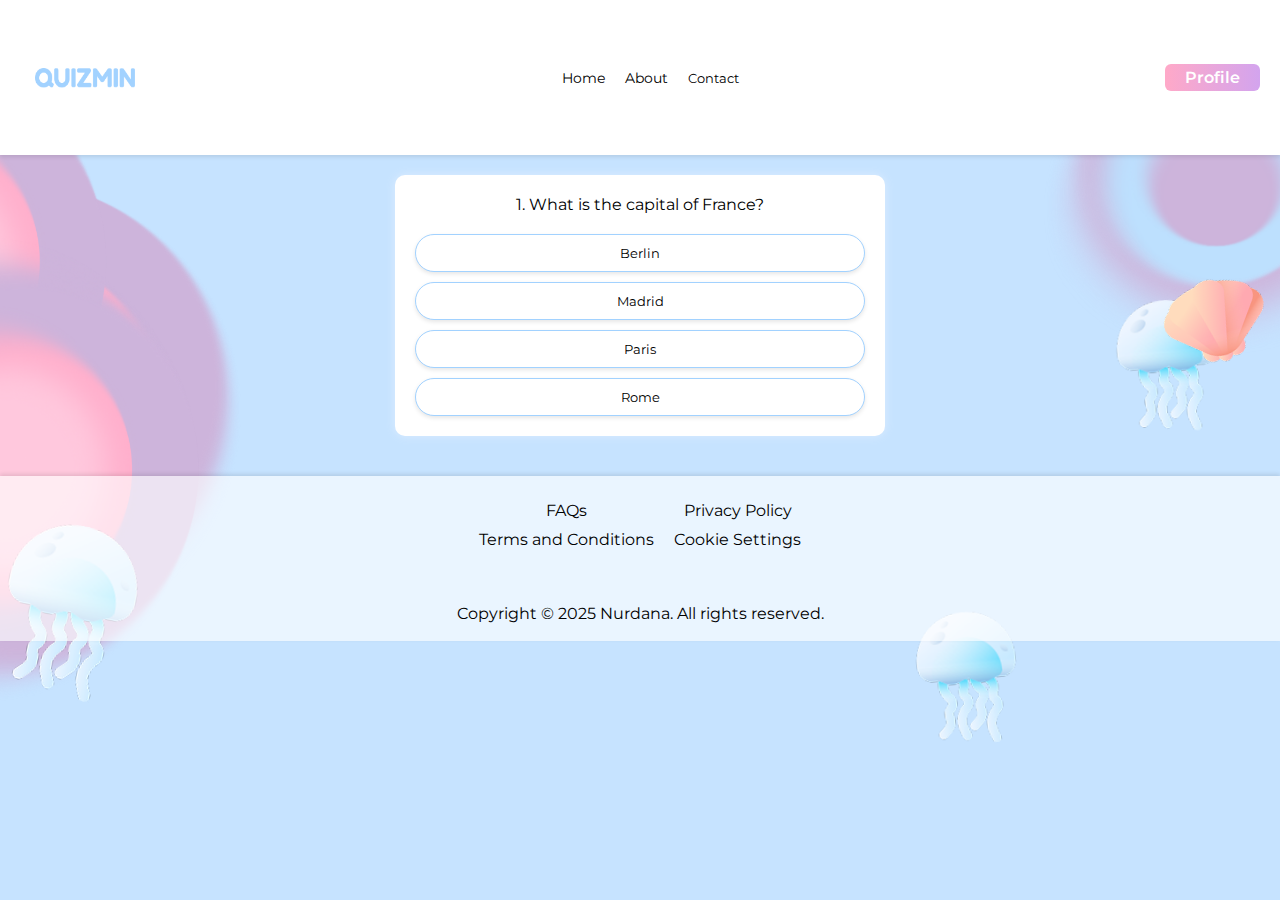
<file: quizmin/worldCap.html>
<!DOCTYPE html>
<html lang="en">
<head>
    <meta charset="UTF-8">
    <meta name="viewport" content="width=device-width, initial-scale=1.0">
    <link rel="stylesheet" href="css/style.css">
    <link rel="preconnect" href="https://fonts.gstatic.com" crossorigin>
    <link href="https://fonts.googleapis.com/css2?family=Montserrat:wght@400;500;700&display=swap" rel="stylesheet">
    <title>Catalog</title>
</head>
<body data-topic="worldCapitals">
    <header>
        <nav>
            <img src="images/logo.png" alt="Logo" class="logo">
            <ul class="nav-links">
                <li><a href="index.html">Home</a></li>
                <li><a href="about.html">About</a></li>
                <li><button>Contact</button></li>
            </ul>
                <a href="profile.html" class="profile-btn">Profile</a>
            
        </nav>
    </header>
    <section id="quiz">
        <div id="question-container">
            <p id="question">Sample Question</p>
            <div id="answerButtons" class="btn-container">
                <button class="btn">option 1</button>
                <button class="btn">option 2</button>
                <button class="btn">option 3</button>
                <button class="btn">option 4</button>
            </div>
            <button id="nextButton">Next</button>
            <button id="restartButton">Restart</button>
        </div>
    </section>

    <footer>
        <div class="footer-links">
            <a href="faqs.html">FAQs</a>
            <a href="privacy.html">Privacy Policy</a>
            <a href="terms.html">Terms and Conditions</a>
            <a href="cookies.html">Cookie Settings</a>
        </div>
        <p>Copyright &copy; 2025 Nurdana. All rights reserved.</p>
    </footer>
</body>
<script src="scripts/script.js"></script>
</html>
</file>
<file: quizmin/css/style.css>
*{
    margin: 0;
    padding: 0;
    font-family: 'Montserrat';
}
body{
    background-color: #C6E3FF;
    text-align: center;
    background-image: url('/quizmin/images/shell.png'), url('/quizmin/images/comp2.png'), url('/quizmin/images/comp6.png'), url('/quizmin/images/comp9.png');
    background-size: 10%, 20%, 30%, 20%;
    background-position: right center, left top, right top, left bottom;
    background-repeat: no-repeat, no-repeat, no-repeat, no-repeat;
}
#about{
  background-color: #DEC3ED;
  padding: 20px;
  font-variant: small-caps;
  width: 300px;
  align-items: center;
  margin: 10px auto;
}
a{text-decoration: none;}
nav{
    background-color: #FFFFFF;
    box-shadow: 0 2px 4px rgba(0, 0, 0, 0.1);
    display: flex;
    align-items: center;
    justify-content: space-between;
    padding: 10px 20px;
    flex-wrap: wrap;
    height: 15vh;
}
.logo{
    margin-left: 15px;
    height: 20px;
    width: 100px;
}
.nav-links{
    list-style: none;
    display: flex;
    align-items: center;
    flex-wrap: wrap;
    margin: 10px;
}
.nav-links li a{
    display: flex;
    margin: 10px;
    font-size: 14px;
    color: #000000;
}
.nav-links li button{
    background: none;
    border: none;
    margin: 10px;
}
.profile-btn, .signup-btn{
    background: linear-gradient(90deg, #FFA9C8, #D3A4EE);
    color: #FFFFFF;
    padding: 4px 20px;
    border: none;
    border-radius: 6px;
    font-weight: 600;
}
.login-btn{
    background: white;
    color: #A2D2FF;
    border: 2px solid #A2D2FF;
    border-radius: 6px;
    padding: 4px 20px;
    font-weight: 600;
    text-decoration:none;
}
.form-container{
    background: linear-gradient(180deg, #D3A4EE, #FF7CAC);
    padding: 40px;
    border-radius: 10px;
    width: 350px;
    margin: 50px auto;
}
.form-title{
    text-align: center;
    color: white;
    margin-bottom: 20px;
}
.form-group{
    display: flex;
    flex-direction: column;
    margin: 10px auto 15px auto;
    text-align: left;
    color: white;
    padding: 5px;
    font-weight: 600;
    font-size: 14px;
}
.form-group input{
    border: none;
    border-radius: 5px; 
    padding: 8px; 
    box-shadow: #66666645 4px 4px 2px;
}
.form-group label{
    margin-bottom: 5px;
}
.form-actions{
    display: flex;
    flex-direction: column;
    text-align: center;
    margin-top: 20px;
}
.forgot-link{
    color: white;
    font-size: 12px;
    margin: 15px;
}
.agree{
    margin: 15px;
    font-size: 14px;
}
.login-button, .register-button{
    background: white;
    border: none;
    border-radius: 6px;
    padding: 8px 30px;
    font-weight: bold;
    box-shadow: #66666645 4px 4px 2px;
}
.divider{
    text-align: center;
    margin-top: 20px;
    color: white;
    display: flex;
    flex-direction: column;
}
.separator{
    margin: 10px;
}
.register-link{
    color: white;
    font-size: 14px;
}
.social-login{
    display: flex;
    flex-direction: column;
    justify-content: center;
    gap: 10px;
    font-weight: bold;
    font-size: 14px;
}
.social-button-google, .social-button-github{
    background: white;
    border: none;
    border-radius: 6px;
    padding: 8px 12px;
    box-shadow: #66666645 4px 4px 2px;
    color: black;
}
.user-image{
    background: white;
    padding: 2px;
    border-radius: 50px;
}
.welcome-image{
    margin-top: 80px;
    justify-content: center;
    width: 200px;
}
.explore_btn{
    display: block;
    background: radial-gradient(#FF7CAC, #D3A4EE);
    color: white;
    font-weight: 600;
    padding: 18px 12px;
    border-radius: 10px;
    width: 200px;
    margin: 20px auto;
}
.all-stats{
    gap: 20px;
    display: flex;
    justify-content: center;
    margin: 80px;
    flex-wrap: wrap;
}
.stat{
    display: block;
    justify-content: space-evenly;
    border-radius: 5px;
    background: linear-gradient(180deg, #A2D2FF, #84C3FF);
    padding: 15px 30px;
    max-width: 100px;
    color: white;
    box-shadow: 0 2px 4px rgba(0, 0, 0, 0.1);;
}
.all-adven{
    display: flex;
    justify-content: center;
    gap: 15px;
    margin: 40px;
    flex-wrap: wrap;
}
.adven{
    background: linear-gradient(180deg, #FFC8DD, #FF7CAC);
    color: white;
    padding: 15px;
    border-radius: 10px;
    width: 200px;
    height: 150px;
}
.adven_img{
    background: white;
    border-radius: 50px;
    width: 40px;
    padding: 2px;
}
.all-trending{
    display: flex;
    justify-content: center;
    gap: 20px;
    flex-wrap: wrap;
    margin: 20px;
}
.trending1, .trending2, .trending3{
    border-radius: 15px;
    color: white;
    padding: 10px;
    height: 400px;
    width: 350px;
}
.trending1{
    background: linear-gradient(180deg, #FFAFCC, #FF7CAC);
    border: 2px solid #FFC8DD;
    box-shadow: 0 4px 10px #FFA9C8;
}
.trending2{
    background: linear-gradient(180deg, #A2D2FF, #53ACFF);
    border: 2px solid #C6E3FF;
    box-shadow: 0 4px 10px #84C3FF;
}
.trending3{
    background: linear-gradient(180deg, #D6B3E9, #AD87C1);
    border: 2px solid #DEC3ED;
    box-shadow: 0 4px 10px #D3A4EE;
}
.img1, .img2, .img3{
    border-radius: 10px;
    float: left;
    margin: 35px 0 0 35px;
    display: block;
}
.img1{
    background: #FFDAE8;
    border: 2px solid #FF7CAC;
}
.img2{
    background: #BDE0FE;
    border: 2px solid #84C3FF;
}
.img3{
    background: #E7C9F8;
    border: 2px solid #D3A4EE;
}
.trending-num{
    display: block;
    color: black;
    background: white;
    border-radius: 5px;
    padding: 5px;
    margin: 5px;
    float: right;
    font-weight: 600;
}
.trending-info{
    box-sizing: border-box;
    display: block;
    justify-content: center;
    margin: 10px;
    padding: 100px 20px 5px 20px;
}
.all-info-amount{
    margin: 20px;
    display: flex;
    flex-direction: column;
    align-items: flex-start;
}
.info-amount-img{
    background: white;
    border-radius: 50px;
    padding: 5px;
    width: 20px;
}
.info-amount-img-quiz{
    background: #FFDAE8;
    border-radius: 50px;
    padding: 5px;
    width: 20px;
    height: 15px;
}
.reviews-p{
    margin: 5px;
}
span{
    margin-left: 2px;
    font-size: 14px;
}
.Easy, .Medium, .Hard{
    padding: 2px 5px;
    margin: 5px;
    text-align: center;
    color: white;
    font-weight: 600;
    border-radius: 5px;
    width: 20%;
    font-variant: small-caps;
}
.Easy{
    border: 1px solid #FF7CAC;
    background-color: #FFC8DD;
}
.Medium{
    border: 1px solid #84C3FF;
    background-color: #C6E3FF;
}
.Hard{
    border: 1px solid #D3A4EE;
    background-color: #E7C9F8;
}
.start-p{
    background-color: white;
    text-align: center;
    border-radius: 5px;
    color: black;
    padding: 5px 10px;
    margin: 5px;
    font-weight: 600;
}
.performer-section{
    justify-content: center;
    display: flex;
    margin: 20px 50px 50px 50px;
    gap: 20px;
    flex-wrap: wrap;
    flex-direction: column;
}
.top-performer-header{
    display: flex;
    align-items: center;
    gap: 15px;
    justify-content: flex-start;
    margin-bottom: 20px;
}
.performers-card{
    background-color: rgba(255, 255, 255, 0.651);
    border-radius: 20px;
    padding: 20px;
    box-shadow: 0 2px 4px rgba(0, 0, 0, 0.1);
}
.top-performer-img{
    background-color: #FFC8DD;
    padding: 5px;
    border-radius: 50px;
    width: 40px;
    height: 35px;
}
#1, #2, #3{
    background-color: white;
    border-radius: 50px;
    width: 25px;
    height: 25px;
    padding: 5px;
}
.performer1, .performer2, .performer3, .performer-all{
    box-shadow: 0 2px 4px rgba(0, 0, 0, 0.1);;
    margin: 5px;
    border-radius: 10px;
    display: flex;
    flex-direction: row;
    padding: 15px;
}
.performer1{
    background-color: #FFDAE8;
}
.performer2{
    background-color: #DEC3ED;
}
.performer3{
    background-color: #C6E3FF;
}
#points{
    margin-left: auto;
    color: #FF7CAC;
}
.catalog-btn{
    background: radial-gradient(#BDE0FE, #53ACFF);
    color: #FFFFFF;
    padding: 6px 25px;
    border: none;
    border-radius: 6px;
    font-weight: 600;
    justify-content: center;
    display: flex;
    margin: 20px auto;
    max-width: 100px;
}
.catalog-topic{
    background-color: #FFFFFF;
    box-shadow: 0 4px 40px #FFDAE8;
    padding: 20px;
    border-radius: 10px;
    margin: 25px;
    display: flex;
    flex-flow: row;
    text-align: left;
}
.catalog-container{
    display: grid;
    grid-template-columns: repeat(4, 100px);
    justify-content: space-evenly;
    display: flex;
    flex-wrap: wrap;
    margin: 50px 0 50px 0;
    gap: 30px;
}
.catalog-container a{
    color: #000000;
    font-weight: 600;
    font-size: 16px;
}
.catalog-item{
    max-width: min-content;
    background-color: #FFFFFF;
    border-radius: 10px;
    box-shadow: 0 2px 4px rgba(0, 0, 0, 0.1);
    padding: 30px;
    text-align: left;
    height: 200px;
    align-items: center;
}
#catalog-image-academic, #catalog-image-gaming, #catalog-image-productivity, #catalog-image-beginner, #catalog-image-capitals, #catalog-image-history,#catalog-image-liter, #catalog-image-web, #catalog-image-tech, #catalog-image-geography, #catalog-image-math, #catalog-image-excel, #catalog-image-art, #catalog-image-trivia, #catalog-image-science, #catalog-image-python{
    width: 80px;
    padding: 10px 50px;
    border-radius: 8px;
    align-items: center;
}
#catalog-image-academic, #catalog-image-gaming, #catalog-image-productivity, #catalog-image-beginner, #catalog-image-capitals, #catalog-image-history,#catalog-image-liter, #catalog-image-web{
    background: linear-gradient(180deg, #FFA9C8, #FF7CAC);
}
#catalog-image-tech, #catalog-image-geography, #catalog-image-math, #catalog-image-excel{
    background: linear-gradient(180deg, #DEC3ED, #CA7FF4);
}
#catalog-image-art, #catalog-image-trivia, #catalog-image-science, #catalog-image-python{
    background: linear-gradient(180deg, #BDE0FE, #84C3FF);
}
.description-topic{
    margin: 50px 20px -30px 20px;
    padding: 20px;
    background-color: white;
    display: flex;
    border-radius: 15px;
    box-shadow: 0 2px 4px rgba(0, 0, 0, 0.1);
}
.description-info{
    text-align: left;
    margin-left: 10px;
    line-height: 25px;
}
.quiz-rating{
    float: right;
    margin-left: auto;
}
.all-description{
    background-color: white;
    border-radius: 15px;
    padding: 20px;
    margin: 0 20px 0 20px;
    line-height: 25px;
}
.description, .reviews-p {
    text-align: left;
    margin: 20px 0;
}
.start-button{
    background: radial-gradient(#FFFFFF, #A2D2FF);
    color: black;
    padding: 8px 30px;
    border-radius: 5px;
    font-weight: 600;
    margin-left: auto;
    float: right;
}
.showAnswer{
    border: none;
    background-color: #A2D2FF;
    color: #fff;
    padding: 6px 12px;
    border-radius: 5px;
}
#answerButtons{
    display: flex;
    flex-direction: column;
    gap: 10px;
    margin-top: 20px;
}
#nextButton {
    padding: 10px 30px;
    margin: 20px auto;
    border: none;
    border-radius: 10px;
    background: radial-gradient(#FFFFFF, #A2D2FF);
    color: black;
    font-weight: 600;
    transition: background-color 0.3s ease;
    box-shadow: #66666645 4px 4px 2px;
    display: flex;
    flex-direction: row;
    align-items: center;
    justify-content: center;
    gap: 8px;
}
#nextButton:hover{
    background-color: #1b619f;
}
#restartButton{
    display: none;
    padding: 10px 15px;
    border: 1px solid #A2D2FF;
    border-radius: 20px;
    background: radial-gradient(#FFFFFF, #A2D2FF);
    color: #1E1E1E;
    transition: background-color 0.3s ease, color 0.3s ease, transform 0.2s ease;
    box-shadow: 0 2px 4px rgba(0, 0, 0, 0.1);
}
#restartButton:hover{
    background-color: #A2D2FF;
    color: #fff;
    transform: translateY(-2px);
    box-shadow: 0 4px 8px rgba(0, 0, 0, 0.15);
}
.btn {
    padding: 10px 15px;
    border: 1px solid #A2D2FF;
    border-radius: 20px;
    background-color: #fff;
    transition: background-color 0.3s ease, color 0.3s ease, transform 0.2s ease;
    box-shadow: 0 2px 4px rgba(0, 0, 0, 0.1);
}
.btn:hover:not([disabled]) {
    background-color: #A2D2FF;
    color: #fff;
    transform: translateY(-2px);
    box-shadow: 0 4px 8px rgba(0, 0, 0, 0.15);
}
.btn:disabled {
    cursor: not-allowed;
}
.correct {
    background-color: #90EE90;
    border: 1px solid #32CD32;
    color: #000;
    box-shadow: 0 2px 5px rgba(50, 205, 50, 0.3);
}
.incorrect {
    background-color: #FF7F7F;
    border: 1px solid #FF0000;
    color: #000;
    box-shadow: 0 2px 5px rgba(255, 0, 0, 0.3); 
}
#question-container {
    background-color: #fff;
    padding: 20px;
    margin: 20px auto; 
    box-shadow: #dcecff 0px 0px 10px;
    border-radius: 10px;
    max-width: 450px;
}
footer{
    background-color: #ffffffa0;
    box-shadow: 0 -2px 4px rgba(0, 0, 0, 0.1);
    padding: 15px 0;
    margin-top: 40px;
    text-align: center;
    z-index: 100;
    height: 15vh;
}
footer a{
    color: #000000;
    display: flex;
    justify-content: center;
    margin: 5px 10px;
}
.footer-links{
    display: grid;
    grid-template-columns: repeat(2, auto);
    justify-content: center;
    margin: 5px 0 50px;
}
/* profile */
.container{
    margin: 20px 30px;
    padding: 10px;
    background-color: linear-gradient(180deg #FFA9C8, #84C3FF);
}
/*Amina's styles*/
    .wrapper {
        flex: 1;
        display: flex;
        justify-content: center;
        align-items: center;
    }
    .card {
        background: linear-gradient(180deg, #f8b4ff, #f79bbb);
        width: 350px;
        padding: 30px;
        border-radius: 20px;
        box-shadow: 0 8px 25px rgba(0, 0, 0, 0.2);
    }
    .card h2 {
        text-align: center;
        margin-bottom: 20px;
        color: #fff;
    }
    label {
        display: block;
        font-size: 14px;
        margin-bottom: 5px;
        color: #fff;
    }
    input {
        width: 100%;
        padding: 10px;
        border-radius: 8px;
        border: none;
        margin-bottom: 12px;
    }
    .password-wrapper {
        position: relative;
    }
    .eye {
        position: absolute;
        right: 10px;
        top: 10px;
        cursor: pointer;
    }
    .small-text {
        font-size: 12px;
        color: #333;
        margin-bottom: 10px;
        color: #fff;

    }
    .center {
        text-align: center;
    }

    .btn-submit {
        width: 100%;
        margin-top: 8px;
        padding: 10px;
        border-radius: 8px;
        border: none;
        background: #fff;
        cursor: pointer;
        font-weight: bold;
    }
    .divider {
        text-align: center;
        margin: 12px 0;
        font-size: 12px;
        color: #fff;
    }
    .social {
        width: 100%;
        padding: 10px;
        border-radius: 8px;
        border: none;
        margin-bottom: 10px;
        cursor: pointer;
        font-weight: bold;
    }
    .google {
        background: #fff;
    }
    .github {
        background: #fff;
    }
    #continueicon {
        margin-right: 5px;
    }
    .profile-main {
        display: flex;
        flex-direction: row;
        justify-content: space-between;
      }
      .profile-left {
        display: flex;
        flex-direction: row;
        gap: 22px;
      }

      .avatar {
        width: 64px;
        height: 64px;
        border-radius: 12px;
        background: linear-gradient(180deg, #fff, #ffeff7);
        display: flex;
        align-items: center;
        justify-content: center;
        font-size: 32px;
        box-shadow: 0 6px 16px rgba(0, 0, 0, 0.1);
      }

      .fields {
        display: flex;
        flex-direction: column;
        gap: 12px;
        width: 360px;
      
      }
    
      .fields label {
        font-size: 14px;
        font-weight: 600;
        color: #222;
        margin-bottom: -6px;
      }
    
      .fields input {
        padding: 14px 16px;
        border-radius: 14px;
        border: none;
        font-size: 14px;
        background: rgba(255, 255, 255, 0.85);
        box-shadow: inset 0 1px 0 rgba(255, 255, 255, 0.6);
      }
  
    
      .boats {
        position: relative;
        display: flex;
        align-items: flex-end;
        gap: 18px;
      }
    
      .boat {
        display: block;
      }
    
      .boat.large {
        width: 500px;
      }
    
      .profile-actions {
        display: flex;
        gap: 16px;
        margin-top: 12px;
      }
      .link {
        color: #374151;
        text-decoration: none;
        font-weight: 600;
      }
      .profile-right {
        width: 360px;
        display: flex;
        align-items: center;
        justify-content: center;
        position: relative;
        top: 150px;
      }
      .profile-right img {
        width: 270px;
        max-width: 100%;
        display: block;
        transform: translateY(6px);
      }
      .stats-container {
        width: 100%;
        max-width: 1200px;
        margin: 40px auto;
        padding: 32px;
        border-radius: 28px;
        background: linear-gradient(145deg, #ffb4d0, #8fc9ff);
        box-shadow: 0 12px 30px rgba(0, 0, 0, 0.15);
        display: flex;
        gap: 28px;
      }
      .streak,
      .achievements {
        flex: 1;
        background: rgba(255, 255, 255, 0.25);
        border-radius: 22px;
        padding: 24px;
      }
      h2 {
        font-size: 22px;
        margin-bottom: 18px;
      }
      .date-bar {
        display: flex;
        justify-content: space-between;
        margin-bottom: 20px;
        font-size: 13px;
        color: #333;
      }
      .streak-days {
        color: #f96262;
        font-weight: 600;
      }
    
      .calendar {
        display: flex;
        gap: 8px;
        margin-bottom: 22px;
      }
      .day {
        width: 32px;
        height: 32px;
        border-radius: 8px;
        background: rgba(255, 255, 255, 0.6);
        display: flex;
        align-items: center;
        justify-content: center;
        font-size: 13px;
        color: #333;
      }
      .day.active {
        background: #fff;
        font-weight: 600;
      }
      .card {
        background: rgba(255, 255, 255, 0.8);
        border-radius: 18px;
        padding: 14px;
        margin-bottom: 18px;
        font-size: 14px;
      }
      .quiz-card {
        background: rgba(255, 255, 255, 0.85);
        border-radius: 18px;
        padding: 18px;
        box-shadow: 0 4px 14px rgba(0, 0, 0, 0.1);
      }
    
      .quiz-card strong {
        font-size: 16px;
      }
    
      .quiz-card .muted {
        font-size: 12px;
        color: #666;
        margin: 6px 0 12px;
      }
      .meta {
        display: flex;
        justify-content: space-between;
        font-size: 13px;
        margin-bottom: 14px;
      }
  
      .start-btn {
        width: 100%;
        padding: 12px 0;
        background: linear-gradient(90deg, #ff77aa, #7fb8ff);
        border-radius: 14px;
        border: none;
        color: white;
        font-weight: 600;
        cursor: pointer;
      }
    
      .ach {
        background: #fff;
        border-radius: 18px;
        padding: 14px;
        margin-bottom: 10px;
        font-size: 13px;
        box-shadow: 0 3px 10px rgba(0, 0, 0, 0.08);
      }
    
      .ach p {
        color: #777;
        margin-top: 3px;
        font-size: 12px;
      }
      @media (max-width:980px) {
        .profile-card {
          flex-direction: column;
          align-items: flex-start;
        }
    
        .profile-right {
          width: 100%;
          justify-content: flex-start;
        }
    
        .stats-wrapper {
          flex-direction: column;
          height: 50px;
          width: 50p;
        }
    
        .container {
          width: 90%;
        }
      }
      .profile-main {
        display: flex;
        flex-direction: row;
        justify-content: space-between;
      }
    
    
      .profile-left {
        display: flex;
        flex-direction: row;
        gap: 22px;
      }
    
      .avatar {
        width: 64px;
        height: 64px;
        border-radius: 12px;
        background: linear-gradient(180deg, #fff, #ffeff7);
        display: flex;
        align-items: center;
        justify-content: center;
        font-size: 32px;
        box-shadow: 0 6px 16px rgba(0, 0, 0, 0.1);
      }
    
    
      .fields {
        display: flex;
        flex-direction: column;
        gap: 12px;
        width: 360px;
      
      }
    
      .fields label {
        font-size: 14px;
        font-weight: 600;
        color: #222;
        margin-bottom: -6px;
      }
    
      .fields input {
        padding: 14px 16px;
        border-radius: 14px;
        border: none;
        font-size: 14px;
        background: rgba(255, 255, 255, 0.85);
        box-shadow: inset 0 1px 0 rgba(255, 255, 255, 0.6);
      }
    
    
      .boats {
        position: relative;
        display: flex;
        align-items: flex-end;
        gap: 18px;
      }
    
      .boat {
        display: block;
      }
    
      .boat.large {
        width: 500px;
      }
    
      .profile-actions {
        display: flex;
        gap: 16px;
        margin-top: 12px;
      }
    
      .link {
        color: #374151;
        text-decoration: none;
        font-weight: 600;
      }
    
      .profile-right {
        width: 360px;
        display: flex;
        align-items: center;
        justify-content: center;
        position: relative;
        top: 150px;
      }
    
      .profile-right img {
        width: 270px;
        max-width: 100%;
        display: block;
        transform: translateY(6px);
      }
    
      .stats-container {
        width: 100%;
        max-width: 1200px;
        margin: 40px auto;
        padding: 32px;
        border-radius: 28px;
        background: linear-gradient(145deg, #ffb4d0, #8fc9ff);
        box-shadow: 0 12px 30px rgba(0, 0, 0, 0.15);
        display: flex;
        gap: 28px;
      }

      .streak,
      .achievements {
        flex: 1;
        background: rgba(255, 255, 255, 0.25);
        border-radius: 22px;
        padding: 24px;
      }
    
      h2 {
        font-size: 22px;
        margin-bottom: 18px;
      }
    
      .date-bar {
        display: flex;
        justify-content: space-between;
        margin-bottom: 20px;
        font-size: 13px;
        color: #333;
      }
    
      .streak-days {
        color: #f96262;
        font-weight: 600;
      }
    
      .calendar {
        display: flex;
        gap: 8px;
        margin-bottom: 22px;
      }
    
      .day {
        width: 32px;
        height: 32px;
        border-radius: 8px;
        background: rgba(255, 255, 255, 0.6);
        display: flex;
        align-items: center;
        justify-content: center;
        font-size: 13px;
        color: #333;
      }
    
      .day.active {
        background: #fff;
        font-weight: 600;
      }
    
      .card {
        background: rgba(255, 255, 255, 0.8);
        border-radius: 18px;
        padding: 14px;
        margin-bottom: 18px;
        font-size: 14px;
      }
    
      .quiz-card {
        background: rgba(255, 255, 255, 0.85);
        border-radius: 18px;
        padding: 18px;
        box-shadow: 0 4px 14px rgba(0, 0, 0, 0.1);
      }
    
      .quiz-card strong {
        font-size: 16px;
      }
    
      .quiz-card .muted {
        font-size: 12px;
        color: #666;
        margin: 6px 0 12px;
      }
    
      .meta {
        display: flex;
        justify-content: space-between;
        font-size: 13px;
        margin-bottom: 14px;
      }
    
      .start-btn {
        width: 100%;
        padding: 12px 0;
        background: linear-gradient(90deg, #ff77aa, #7fb8ff);
        border-radius: 14px;
        border: none;
        color: white;
        font-weight: 600;
        cursor: pointer;
      }
    
      .ach {
        background: #fff;
        border-radius: 18px;
        padding: 14px;
        margin-bottom: 10px;
        font-size: 13px;
        box-shadow: 0 3px 10px rgba(0, 0, 0, 0.08);
      }
    
      .ach p {
        color: #777;
        margin-top: 3px;
        font-size: 12px;
      }
    
      @media (max-width:980px) {
        .profile-card {
          flex-direction: column;
          align-items: flex-start;
        }
    
        .profile-right {
          width: 100%;
          justify-content: flex-start;
        }
    
        .stats-wrapper {
          flex-direction: column;
          height: 50px;
          width: 50p;
        }
    
        .container {
          width: 90%;
        }
      }
          
    .wrapper {
        flex: 1;
        display: flex;
        justify-content: center;
        align-items: center;
    }
    .card {
        background: linear-gradient(180deg, #f8b4ff, #f79bbb);
        width: 350px;
        padding: 30px;
        border-radius: 20px;
        box-shadow: 0 8px 25px rgba(0, 0, 0, 0.2);
    }

    .card h2 {
        text-align: center;
        margin-bottom: 20px;
        color: #fff;
    }

    
    label {
        display: block;
        font-size: 14px;
        margin-bottom: 5px;
        color: #fff;
    }

    input {
        width: 100%;
        padding: 10px;
        border-radius: 8px;
        border: none;
        margin-bottom: 12px;
    }

    .password-wrapper {
        position: relative;
    }

    .eye {
        position: absolute;
        right: 10px;
        top: 10px;
        cursor: pointer;
    }

    .small-text {
        font-size: 12px;
        color: #333;
        margin-bottom: 10px;
        color: #fff;

    }

    .center {
        text-align: center;
    }

    .btn-submit {
        width: 100%;
        margin-top: 8px;
        padding: 10px;
        border-radius: 8px;
        border: none;
        background: #fff;
        cursor: pointer;
        font-weight: bold;
    }

    .divider {
        text-align: center;
        margin: 12px 0;
        font-size: 12px;
        color: #fff;
    }

    .social {
        width: 100%;
        padding: 10px;
        border-radius: 8px;
        border: none;
        margin-bottom: 10px;
        cursor: pointer;
        font-weight: bold;
    }

    .google {
        background: #fff;
    }

    .github {
        background: #fff;
    }

    #continueicon {
        margin-right: 5px;

    }
    .form-box {
    position: relative;
    z-index: 5;
    width: 360px;
    margin: 80px auto;
    background: linear-gradient(to bottom, #ff8ad4, #bd7aff);
    padding: 40px 30px;
    border-radius: 14px;
    color: #fff;
    text-align: center;
}

.form-box input {
    width: 100%;
    padding: 10px;
    border-radius: 8px;
    border: none;
    margin: 8px 0;
}

.register-btn {
    width: 100%;
    padding: 12px;
    border-radius: 12px;
    background: white;
    color: #4b4b4b;
    border: none;
    cursor: pointer;
    margin-top: 10px;
    font-weight: 600;
}

.small-text {
    font-size: 12px;
    margin-top: 5px;
    color: #eee;
}

.agree-text {
    color: black;
}

.terms-text {
    color: white;
    font-weight: 600;
}

#continueicon
{
margin-right:5px;

}
</file>
